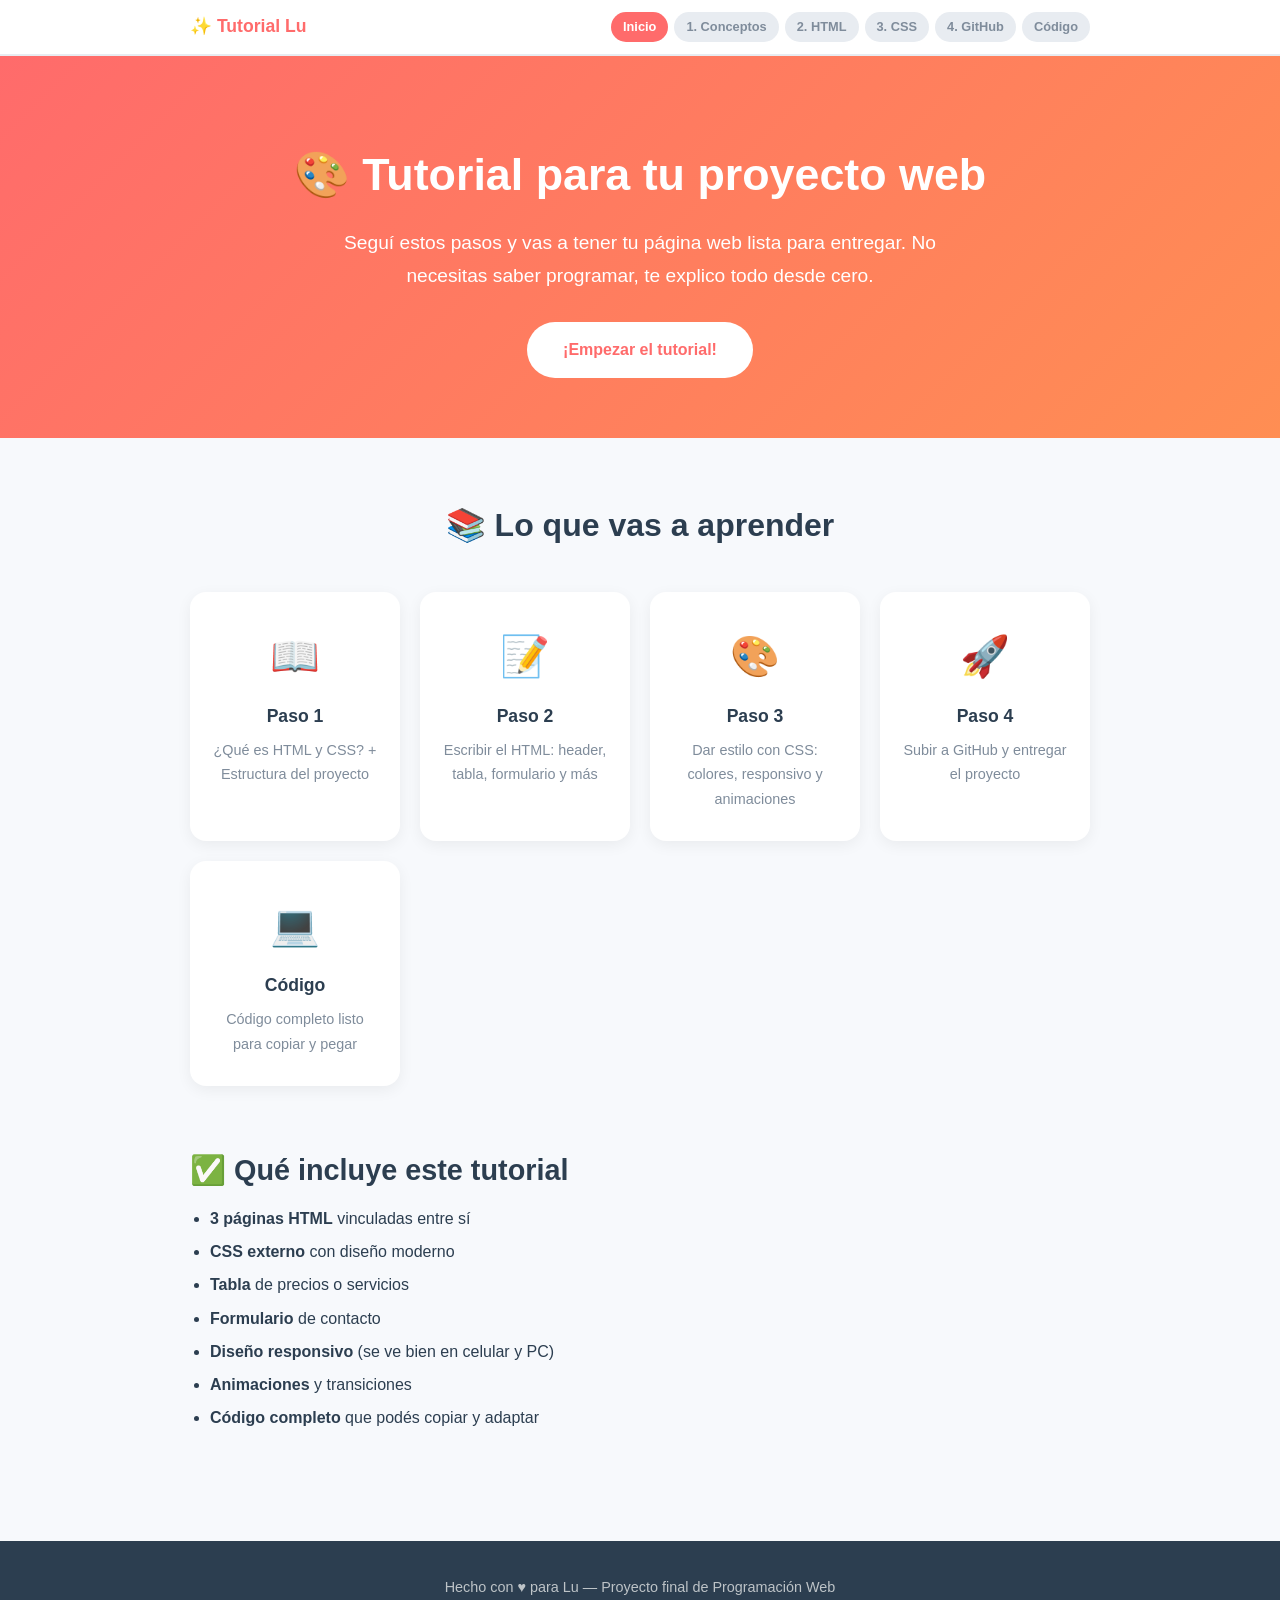
<file: index.html>
<!DOCTYPE html>
<html lang="es">
<head>
    <meta charset="UTF-8">
    <meta name="viewport" content="width=device-width, initial-scale=1.0">
    <title>Tutorial Web para Lu - Inicio</title>
    <link rel="stylesheet" href="css/estilos.css">
</head>
<body>

    <!-- BARRA DE PROGRESO -->
    <div class="barra-progreso">
        <div class="contenedor">
            <a href="index.html" class="logo-tuto">✨ Tutorial Lu</a>
            <div class="pasos">
                <a href="index.html" class="activo">Inicio</a>
                <a href="paso1.html">1. Conceptos</a>
                <a href="paso2.html">2. HTML</a>
                <a href="paso3.html">3. CSS</a>
                <a href="paso4.html">4. GitHub</a>
                <a href="template.html">Código</a>
            </div>
        </div>
    </div>

    <!-- HERO -->
    <section class="hero">
        <div class="contenedor">
            <h1>🎨 Tutorial para tu proyecto web</h1>
            <p>Seguí estos pasos y vas a tener tu página web lista para entregar. No necesitas saber programar, te explico todo desde cero.</p>
            <a href="paso1.html" class="btn">¡Empezar el tutorial!</a>
        </div>
    </section>

    <!-- TEMAS DEL TUTORIAL -->
    <section class="temas">
        <div class="contenedor">
            <h2>📚 Lo que vas a aprender</h2>
            <div class="grid-temas">

                <a href="paso1.html" class="tarjeta-tema">
                    <div class="icono">📖</div>
                    <h3>Paso 1</h3>
                    <p>¿Qué es HTML y CSS? + Estructura del proyecto</p>
                </a>

                <a href="paso2.html" class="tarjeta-tema">
                    <div class="icono">📝</div>
                    <h3>Paso 2</h3>
                    <p>Escribir el HTML: header, tabla, formulario y más</p>
                </a>

                <a href="paso3.html" class="tarjeta-tema">
                    <div class="icono">🎨</div>
                    <h3>Paso 3</h3>
                    <p>Dar estilo con CSS: colores, responsivo y animaciones</p>
                </a>

                <a href="paso4.html" class="tarjeta-tema">
                    <div class="icono">🚀</div>
                    <h3>Paso 4</h3>
                    <p>Subir a GitHub y entregar el proyecto</p>
                </a>

                <a href="template.html" class="tarjeta-tema">
                    <div class="icono">💻</div>
                    <h3>Código</h3>
                    <p>Código completo listo para copiar y pegar</p>
                </a>

            </div>
        </div>
    </section>

    <!-- QUÉ INCLUYE -->
    <section class="seccion" style="padding-top:0">
        <div class="contenedor">
            <h2>✅ Qué incluye este tutorial</h2>
            <ul>
                <li><strong>3 páginas HTML</strong> vinculadas entre sí</li>
                <li><strong>CSS externo</strong> con diseño moderno</li>
                <li><strong>Tabla</strong> de precios o servicios</li>
                <li><strong>Formulario</strong> de contacto</li>
                <li><strong>Diseño responsivo</strong> (se ve bien en celular y PC)</li>
                <li><strong>Animaciones</strong> y transiciones</li>
                <li><strong>Código completo</strong> que podés copiar y adaptar</li>
            </ul>
        </div>
    </section>

    <footer class="footer-tuto">
        <div class="contenedor">
            <p>Hecho con ♥ para Lu — Proyecto final de Programación Web</p>
        </div>
    </footer>

</body>
</html>
</file>
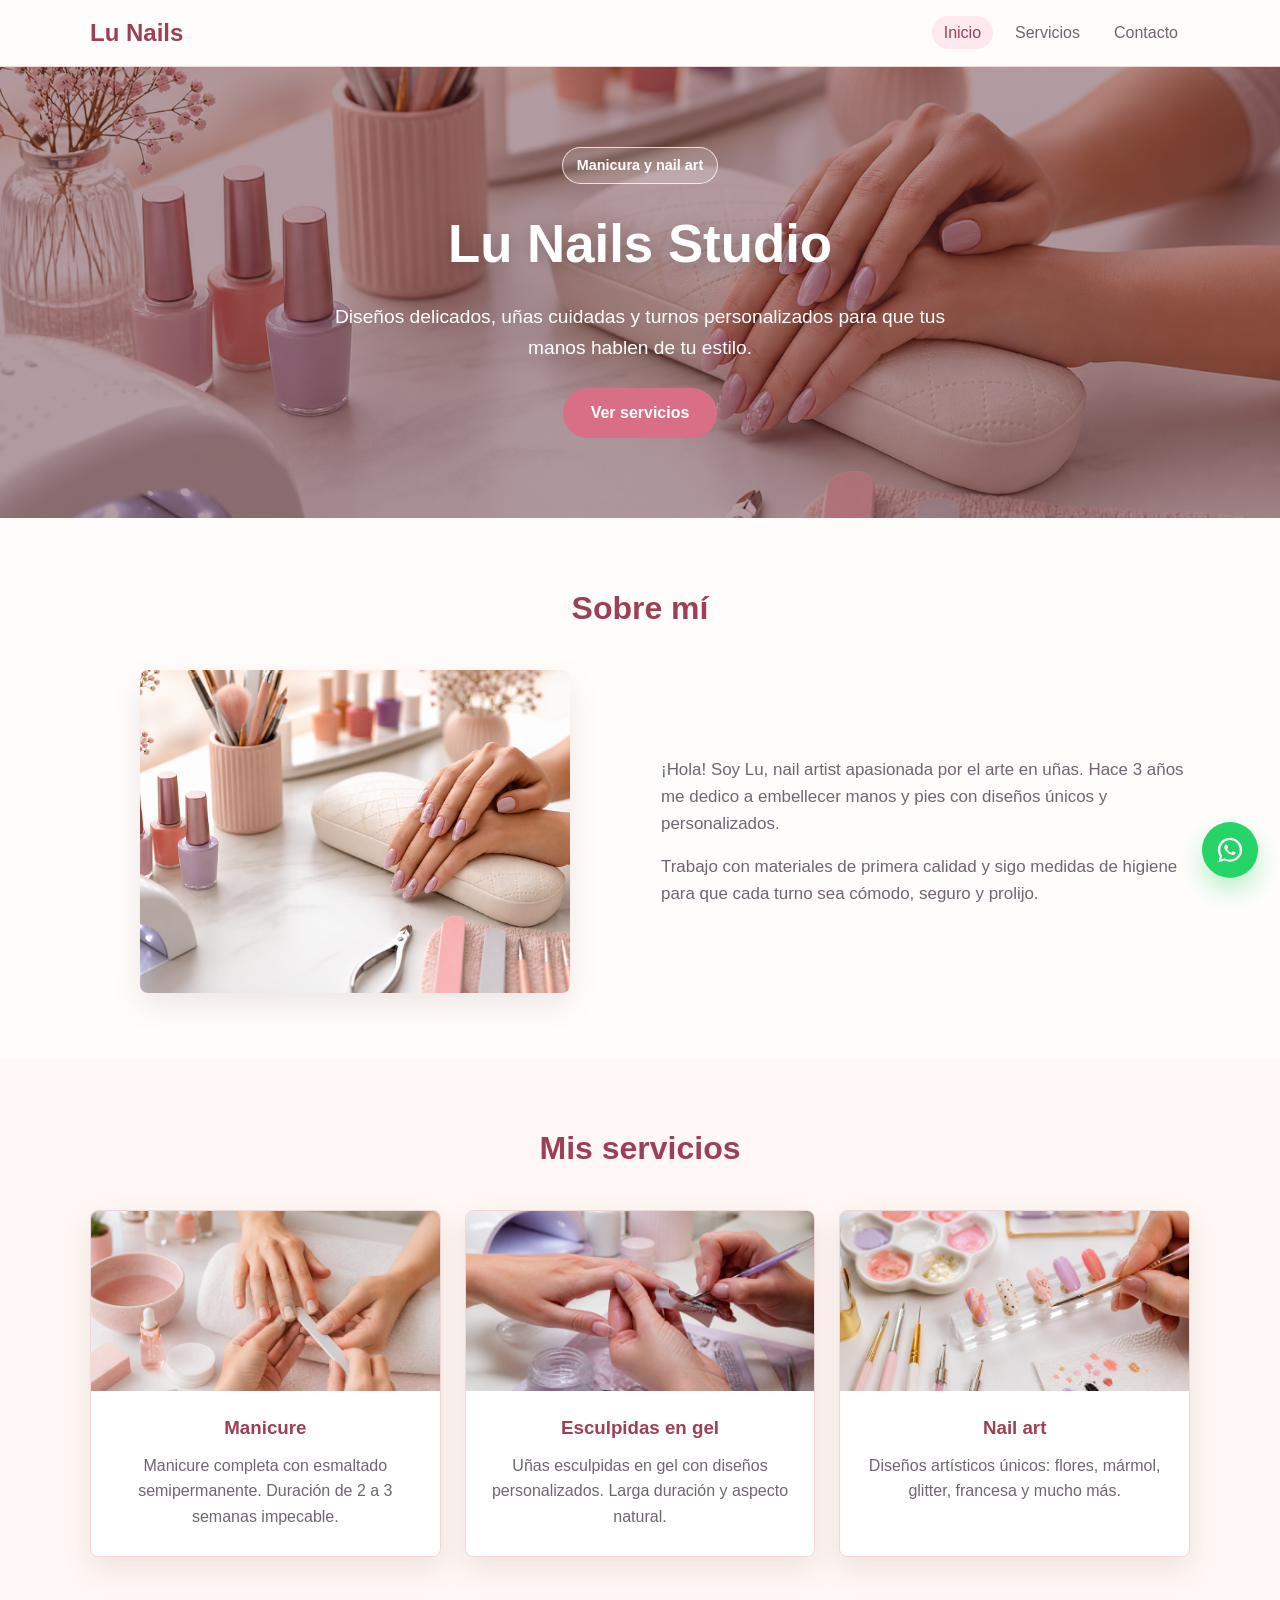
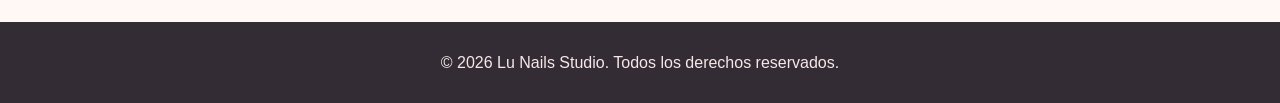
<file: codigo-completo/index.html>
<!DOCTYPE html>
<html lang="es">
<head>
    <meta charset="UTF-8">
    <meta name="viewport" content="width=device-width, initial-scale=1.0">
    <title>Lu Nails Studio - Inicio</title>
    <link rel="stylesheet" href="css/style.css">
</head>
<body>
    <header>
        <div class="contenedor">
            <a href="index.html" class="logo">Lu Nails</a>
            <nav>
                <ul>
                    <li><a href="index.html" class="activo">Inicio</a></li>
                    <li><a href="proyectos.html">Servicios</a></li>
                    <li><a href="contacto.html">Contacto</a></li>
                </ul>
            </nav>
        </div>
    </header>

    <section class="hero">
        <div class="contenedor hero-contenido">
            <span class="etiqueta">Manicura y nail art</span>
            <h1>Lu Nails Studio</h1>
            <p>Diseños delicados, uñas cuidadas y turnos personalizados para que tus manos hablen de tu estilo.</p>
            <a href="proyectos.html" class="btn">Ver servicios</a>
        </div>
    </section>

    <main>
        <section class="seccion">
            <div class="contenedor">
                <h2>Sobre mí</h2>
                <div class="dos-columnas">
                    <div class="columna">
                        <img src="imagenes/studio-lu-nails.png" alt="Mesa de trabajo de Lu Nails Studio" class="img-perfil">
                    </div>
                    <div class="columna texto-destacado">
                        <p>¡Hola! Soy Lu, nail artist apasionada por el arte en uñas. Hace 3 años me dedico a embellecer manos y pies con diseños únicos y personalizados.</p>
                        <p>Trabajo con materiales de primera calidad y sigo medidas de higiene para que cada turno sea cómodo, seguro y prolijo.</p>
                    </div>
                </div>
            </div>
        </section>

        <section class="seccion fondo-claro">
            <div class="contenedor">
                <h2>Mis servicios</h2>
                <div class="tres-columnas">
                    <article class="tarjeta">
                        <img src="imagenes/home-manicure.png" alt="Manicure en proceso con lima y productos de cuidado">
                        <h3>Manicure</h3>
                        <p>Manicure completa con esmaltado semipermanente. Duración de 2 a 3 semanas impecable.</p>
                    </article>
                    <article class="tarjeta">
                        <img src="imagenes/home-esculpidas.png" alt="Aplicación de uñas esculpidas en gel">
                        <h3>Esculpidas en gel</h3>
                        <p>Uñas esculpidas en gel con diseños personalizados. Larga duración y aspecto natural.</p>
                    </article>
                    <article class="tarjeta">
                        <img src="imagenes/home-nail-art.png" alt="Proceso creativo de nail art con pinceles y muestras">
                        <h3>Nail art</h3>
                        <p>Diseños artísticos únicos: flores, mármol, glitter, francesa y mucho más.</p>
                    </article>
                </div>
            </div>
        </section>
    </main>

    <footer>
        <div class="contenedor">
            <p>&copy; 2026 Lu Nails Studio. Todos los derechos reservados.</p>
        </div>
    </footer>

    <a href="https://wa.me/5491112345678" class="btn-whatsapp" target="_blank" rel="noopener" aria-label="Enviar mensaje por WhatsApp">
        <svg viewBox="0 0 32 32" aria-hidden="true">
            <path d="M16 3C8.83 3 3 8.71 3 15.73c0 2.45.72 4.82 2.08 6.88L3.71 29 10.3 27.3A13.2 13.2 0 0 0 16 28.45c7.17 0 13-5.71 13-12.72S23.17 3 16 3Zm0 23.25c-1.79 0-3.54-.45-5.08-1.29l-.36-.2-3.9 1.01.81-3.79-.24-.39a10.36 10.36 0 0 1-1.6-5.86C5.63 9.93 10.28 5.2 16 5.2s10.37 4.73 10.37 10.53S21.72 26.25 16 26.25Zm5.66-7.84c-.31-.15-1.84-.89-2.12-.99-.28-.1-.49-.15-.69.15-.2.3-.79.99-.97 1.19-.18.2-.36.22-.67.07-.31-.15-1.31-.47-2.49-1.51-.92-.8-1.54-1.79-1.72-2.09-.18-.3-.02-.47.14-.62.14-.14.31-.36.46-.54.15-.18.2-.3.31-.5.1-.2.05-.37-.03-.52-.08-.15-.69-1.63-.95-2.23-.25-.58-.5-.5-.69-.51h-.59c-.2 0-.52.07-.79.37-.28.3-1.03 1-1.03 2.43 0 1.44 1.07 2.82 1.21 3.02.15.2 2.1 3.15 5.09 4.42.71.3 1.27.48 1.7.61.71.22 1.36.19 1.87.12.57-.08 1.84-.74 2.1-1.46.26-.72.26-1.34.18-1.46-.08-.13-.28-.2-.59-.35Z"/>
        </svg>
    </a>
</body>
</html>
</file>
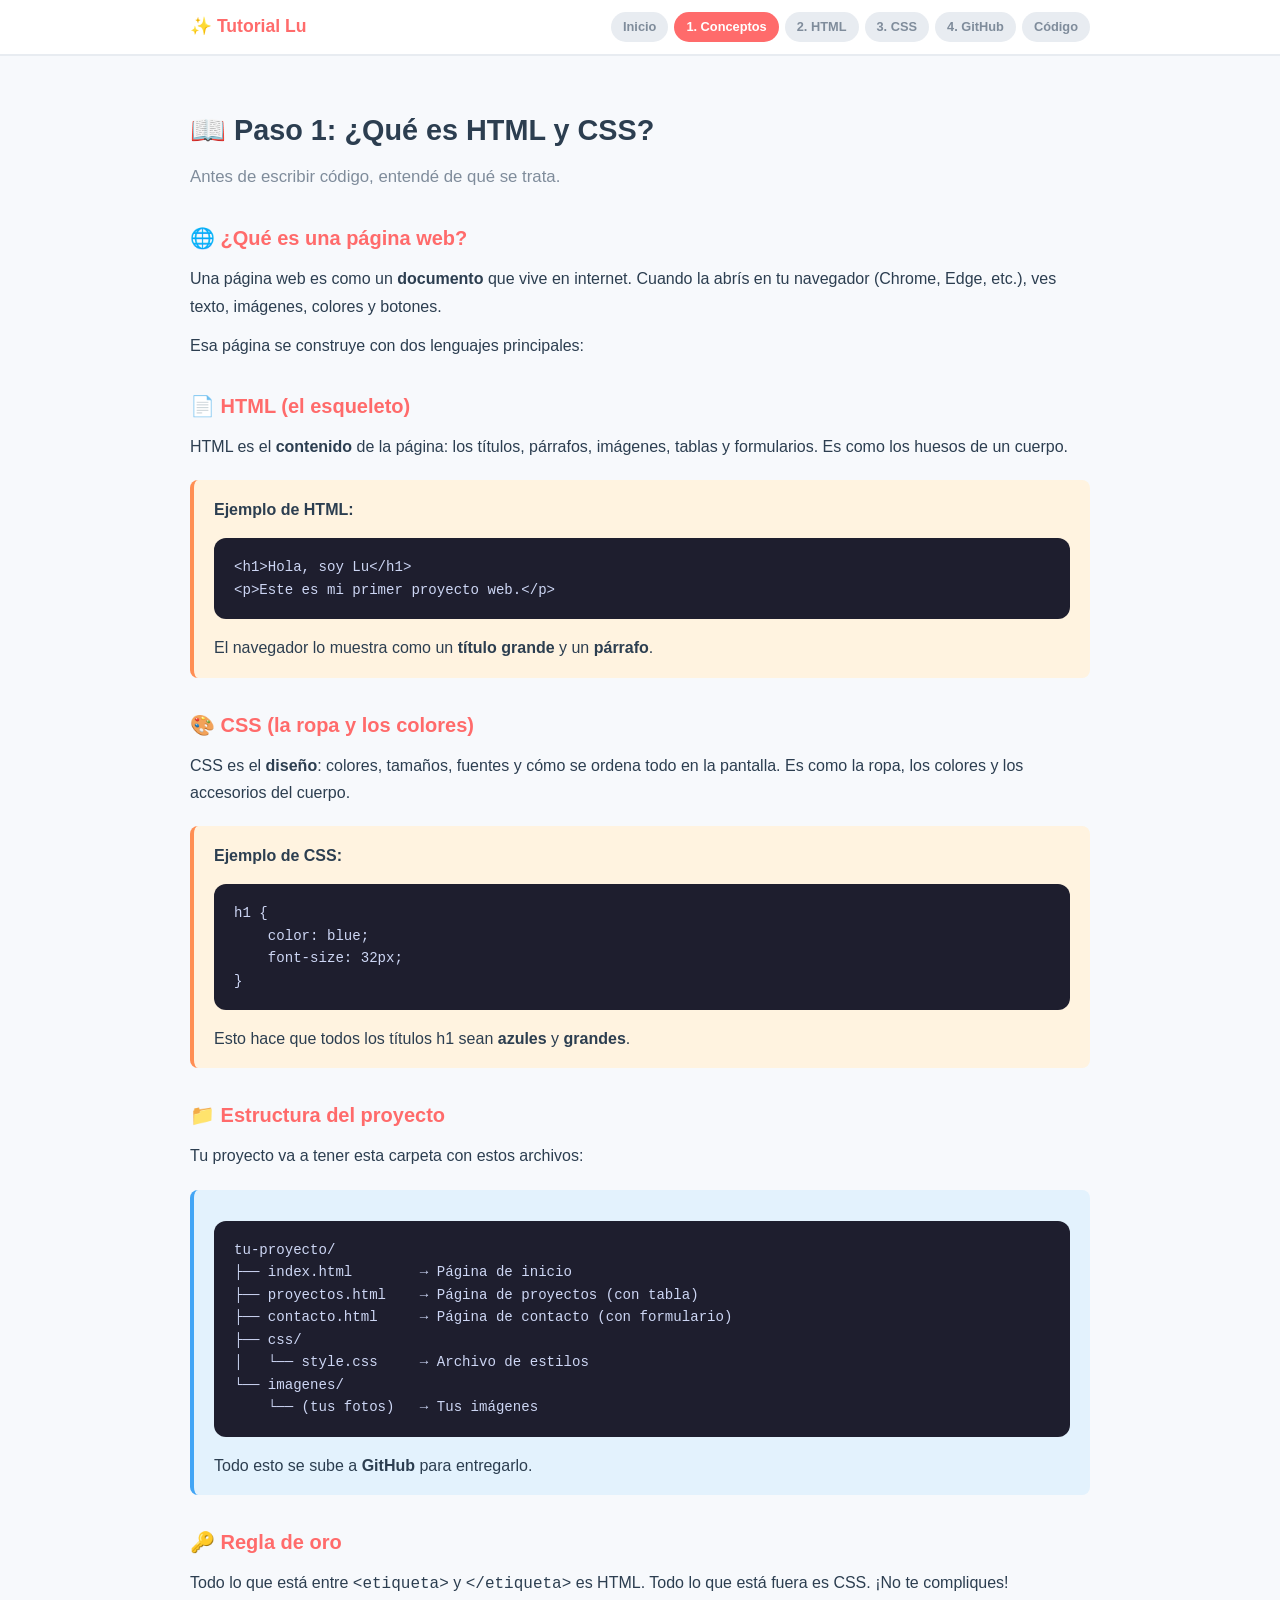
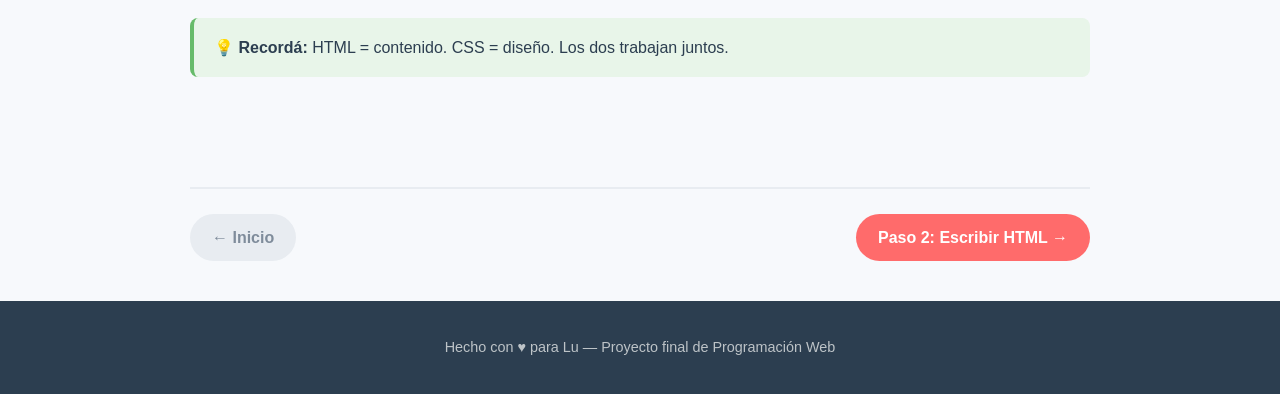
<file: paso1.html>
<!DOCTYPE html>
<html lang="es">
<head>
    <meta charset="UTF-8">
    <meta name="viewport" content="width=device-width, initial-scale=1.0">
    <title>Paso 1 - ¿Qué es HTML y CSS?</title>
    <link rel="stylesheet" href="css/estilos.css">
</head>
<body>

    <div class="barra-progreso">
        <div class="contenedor">
            <a href="index.html" class="logo-tuto">✨ Tutorial Lu</a>
            <div class="pasos">
                <a href="index.html">Inicio</a>
                <a href="paso1.html" class="activo">1. Conceptos</a>
                <a href="paso2.html">2. HTML</a>
                <a href="paso3.html">3. CSS</a>
                <a href="paso4.html">4. GitHub</a>
                <a href="template.html">Código</a>
            </div>
        </div>
    </div>

    <section class="seccion">
        <div class="contenedor">

            <h2>📖 Paso 1: ¿Qué es HTML y CSS?</h2>
            <p class="subtitulo">Antes de escribir código, entendé de qué se trata.</p>

            <h3>🌐 ¿Qué es una página web?</h3>
            <p>Una página web es como un <strong>documento</strong> que vive en internet. Cuando la abrís en tu navegador (Chrome, Edge, etc.), ves texto, imágenes, colores y botones.</p>
            <p>Esa página se construye con dos lenguajes principales:</p>

            <h3>📄 HTML (el esqueleto)</h3>
            <p>HTML es el <strong>contenido</strong> de la página: los títulos, párrafos, imágenes, tablas y formularios. Es como los huesos de un cuerpo.</p>

            <div class="destacado">
                <strong>Ejemplo de HTML:</strong>
<pre><code>&lt;h1&gt;Hola, soy Lu&lt;/h1&gt;
&lt;p&gt;Este es mi primer proyecto web.&lt;/p&gt;</code></pre>
                <p style="margin:0">El navegador lo muestra como un <strong>título grande</strong> y un <strong>párrafo</strong>.</p>
            </div>

            <h3>🎨 CSS (la ropa y los colores)</h3>
            <p>CSS es el <strong>diseño</strong>: colores, tamaños, fuentes y cómo se ordena todo en la pantalla. Es como la ropa, los colores y los accesorios del cuerpo.</p>

            <div class="destacado">
                <strong>Ejemplo de CSS:</strong>
<pre><code>h1 {
    color: blue;
    font-size: 32px;
}</code></pre>
                <p style="margin:0">Esto hace que todos los títulos h1 sean <strong>azules</strong> y <strong>grandes</strong>.</p>
            </div>

            <h3>📁 Estructura del proyecto</h3>
            <p>Tu proyecto va a tener esta carpeta con estos archivos:</p>

            <div class="destacado info">
<pre><code>tu-proyecto/
├── index.html        → Página de inicio
├── proyectos.html    → Página de proyectos (con tabla)
├── contacto.html     → Página de contacto (con formulario)
├── css/
│   └── style.css     → Archivo de estilos
└── imagenes/
    └── (tus fotos)   → Tus imágenes</code></pre>
                <p style="margin:0">Todo esto se sube a <strong>GitHub</strong> para entregarlo.</p>
            </div>

            <h3>🔑 Regla de oro</h3>
            <p>Todo lo que está entre <code>&lt;etiqueta&gt;</code> y <code>&lt;/etiqueta&gt;</code> es HTML. Todo lo que está fuera es CSS. ¡No te compliques!</p>

            <div class="destacado exito">
                <strong>💡 Recordá:</strong> HTML = contenido. CSS = diseño. Los dos trabajan juntos.
            </div>

        </div>
    </section>

    <div class="contenedor">
        <div class="nav-paginas">
            <a href="index.html" class="anterior">← Inicio</a>
            <a href="paso2.html" class="siguiente">Paso 2: Escribir HTML →</a>
        </div>
    </div>

    <footer class="footer-tuto">
        <div class="contenedor">
            <p>Hecho con ♥ para Lu — Proyecto final de Programación Web</p>
        </div>
    </footer>

</body>
</html>
</file>
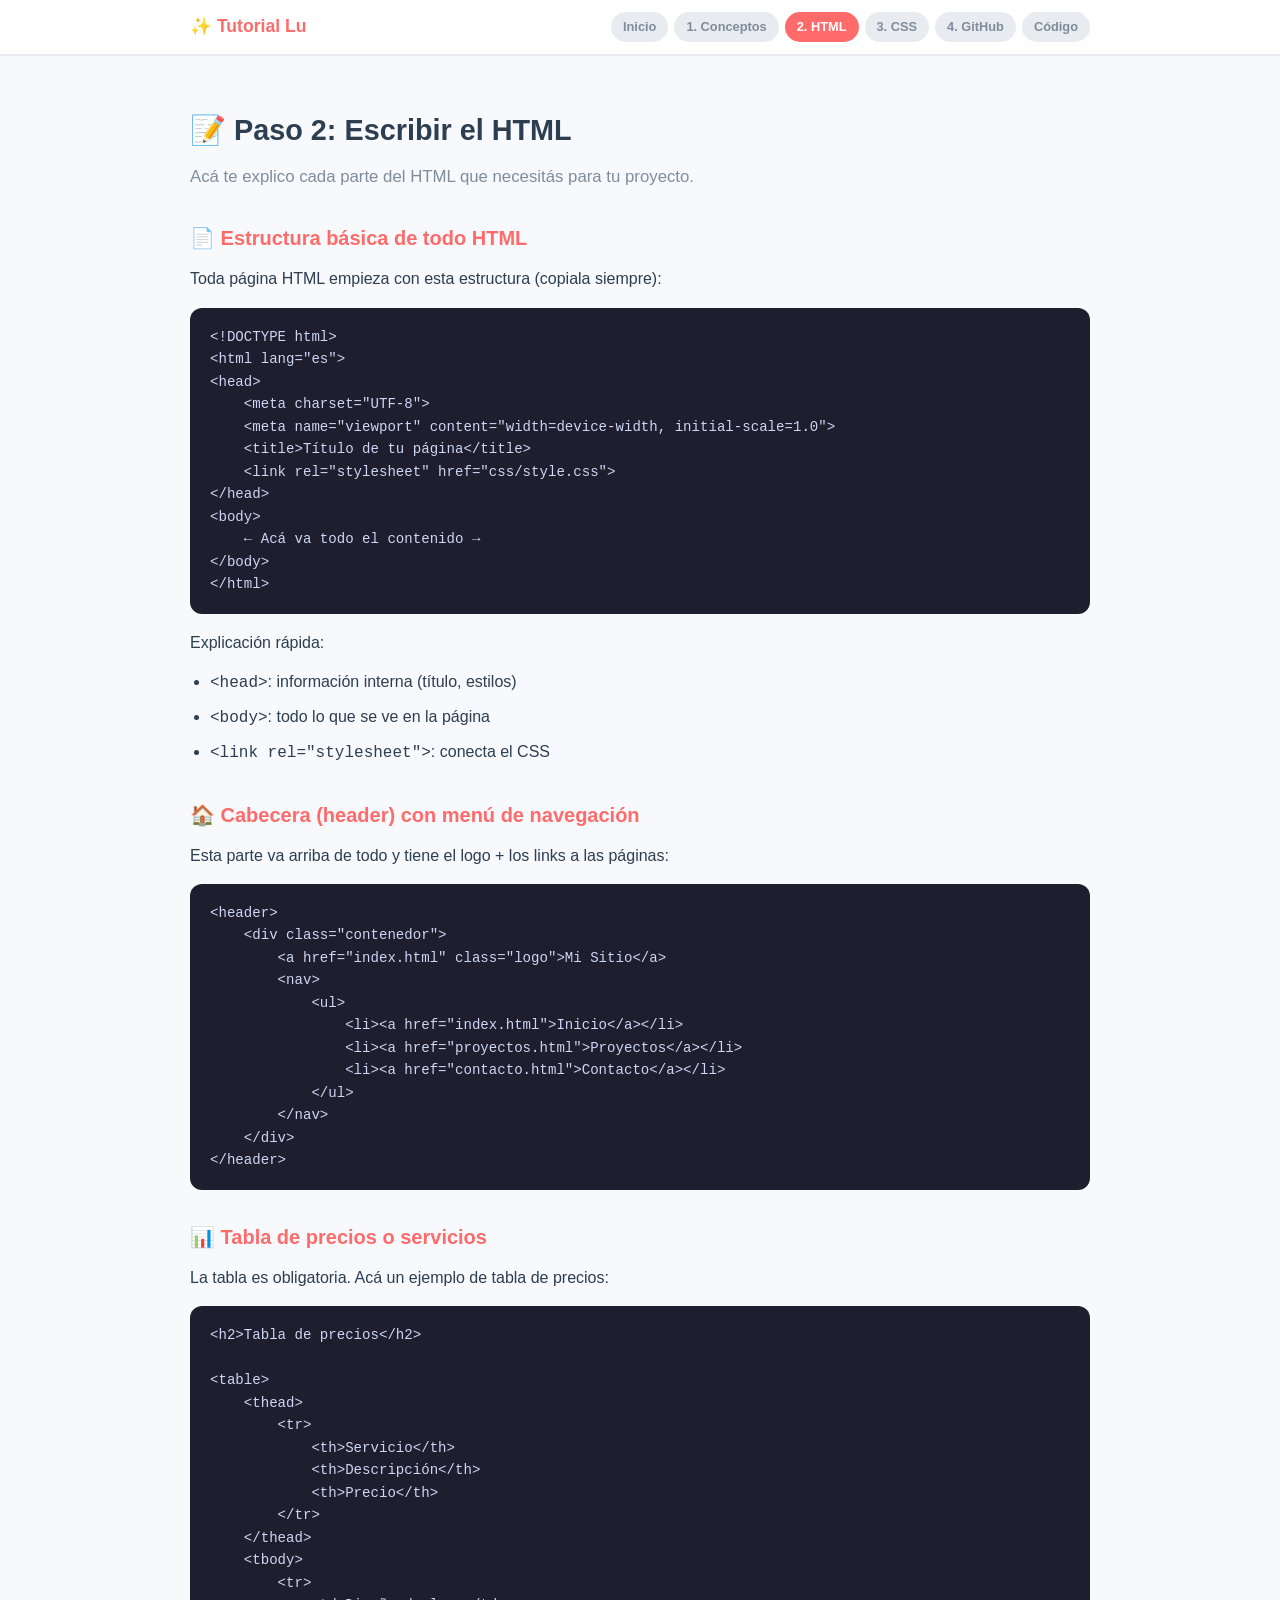
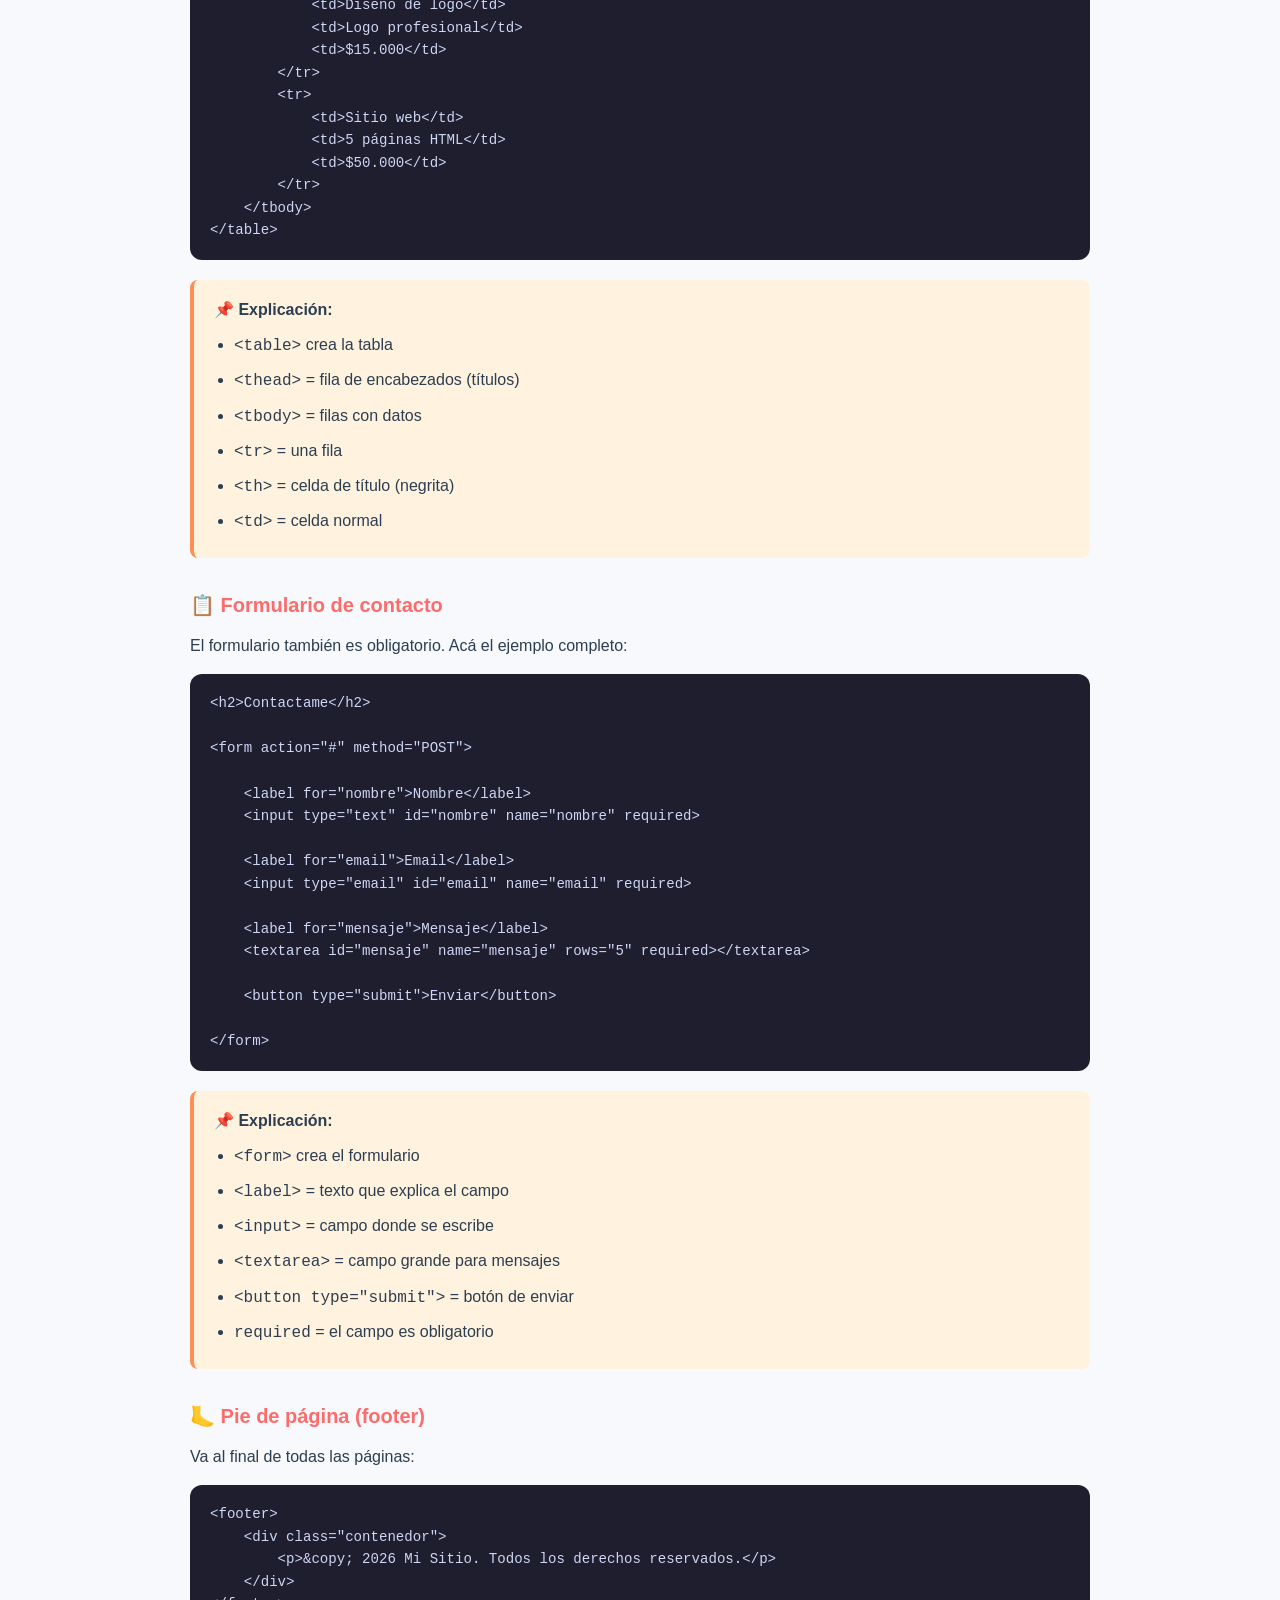
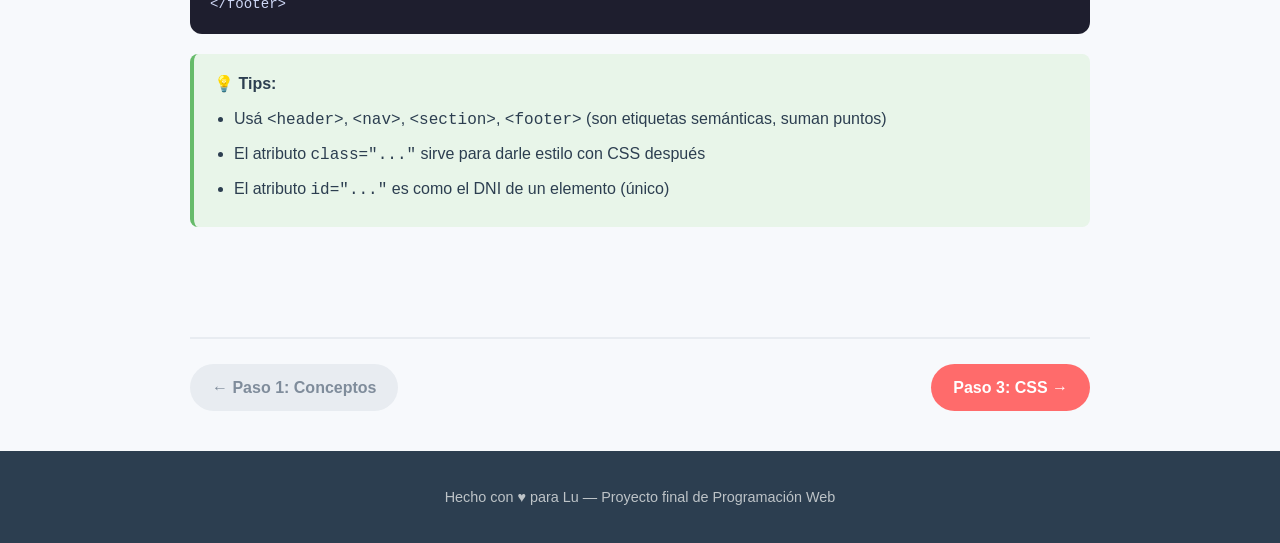
<file: paso2.html>
<!DOCTYPE html>
<html lang="es">
<head>
    <meta charset="UTF-8">
    <meta name="viewport" content="width=device-width, initial-scale=1.0">
    <title>Paso 2 - Escribir HTML</title>
    <link rel="stylesheet" href="css/estilos.css">
</head>
<body>

    <div class="barra-progreso">
        <div class="contenedor">
            <a href="index.html" class="logo-tuto">✨ Tutorial Lu</a>
            <div class="pasos">
                <a href="index.html">Inicio</a>
                <a href="paso1.html">1. Conceptos</a>
                <a href="paso2.html" class="activo">2. HTML</a>
                <a href="paso3.html">3. CSS</a>
                <a href="paso4.html">4. GitHub</a>
                <a href="template.html">Código</a>
            </div>
        </div>
    </div>

    <section class="seccion">
        <div class="contenedor">

            <h2>📝 Paso 2: Escribir el HTML</h2>
            <p class="subtitulo">Acá te explico cada parte del HTML que necesitás para tu proyecto.</p>

            <h3>📄 Estructura básica de todo HTML</h3>
            <p>Toda página HTML empieza con esta estructura (copiala siempre):</p>
<pre><code>&lt;!DOCTYPE html&gt;
&lt;html lang="es"&gt;
&lt;head&gt;
    &lt;meta charset="UTF-8"&gt;
    &lt;meta name="viewport" content="width=device-width, initial-scale=1.0"&gt;
    &lt;title&gt;Título de tu página&lt;/title&gt;
    &lt;link rel="stylesheet" href="css/style.css"&gt;
&lt;/head&gt;
&lt;body&gt;
    ← Acá va todo el contenido →
&lt;/body&gt;
&lt;/html&gt;</code></pre>

            <p>Explicación rápida:</p>
            <ul>
                <li><code>&lt;head&gt;</code>: información interna (título, estilos)</li>
                <li><code>&lt;body&gt;</code>: todo lo que se ve en la página</li>
                <li><code>&lt;link rel="stylesheet"&gt;</code>: conecta el CSS</li>
            </ul>

            <h3>🏠 Cabecera (header) con menú de navegación</h3>
            <p>Esta parte va arriba de todo y tiene el logo + los links a las páginas:</p>
<pre><code>&lt;header&gt;
    &lt;div class="contenedor"&gt;
        &lt;a href="index.html" class="logo"&gt;Mi Sitio&lt;/a&gt;
        &lt;nav&gt;
            &lt;ul&gt;
                &lt;li&gt;&lt;a href="index.html"&gt;Inicio&lt;/a&gt;&lt;/li&gt;
                &lt;li&gt;&lt;a href="proyectos.html"&gt;Proyectos&lt;/a&gt;&lt;/li&gt;
                &lt;li&gt;&lt;a href="contacto.html"&gt;Contacto&lt;/a&gt;&lt;/li&gt;
            &lt;/ul&gt;
        &lt;/nav&gt;
    &lt;/div&gt;
&lt;/header&gt;</code></pre>

            <h3>📊 Tabla de precios o servicios</h3>
            <p>La tabla es obligatoria. Acá un ejemplo de tabla de precios:</p>
<pre><code>&lt;h2&gt;Tabla de precios&lt;/h2&gt;

&lt;table&gt;
    &lt;thead&gt;
        &lt;tr&gt;
            &lt;th&gt;Servicio&lt;/th&gt;
            &lt;th&gt;Descripción&lt;/th&gt;
            &lt;th&gt;Precio&lt;/th&gt;
        &lt;/tr&gt;
    &lt;/thead&gt;
    &lt;tbody&gt;
        &lt;tr&gt;
            &lt;td&gt;Diseño de logo&lt;/td&gt;
            &lt;td&gt;Logo profesional&lt;/td&gt;
            &lt;td&gt;$15.000&lt;/td&gt;
        &lt;/tr&gt;
        &lt;tr&gt;
            &lt;td&gt;Sitio web&lt;/td&gt;
            &lt;td&gt;5 páginas HTML&lt;/td&gt;
            &lt;td&gt;$50.000&lt;/td&gt;
        &lt;/tr&gt;
    &lt;/tbody&gt;
&lt;/table&gt;</code></pre>

            <div class="destacado">
                <strong>📌 Explicación:</strong>
                <ul style="margin:8px 0 0 20px">
                    <li><code>&lt;table&gt;</code> crea la tabla</li>
                    <li><code>&lt;thead&gt;</code> = fila de encabezados (títulos)</li>
                    <li><code>&lt;tbody&gt;</code> = filas con datos</li>
                    <li><code>&lt;tr&gt;</code> = una fila</li>
                    <li><code>&lt;th&gt;</code> = celda de título (negrita)</li>
                    <li><code>&lt;td&gt;</code> = celda normal</li>
                </ul>
            </div>

            <h3>📋 Formulario de contacto</h3>
            <p>El formulario también es obligatorio. Acá el ejemplo completo:</p>
<pre><code>&lt;h2&gt;Contactame&lt;/h2&gt;

&lt;form action="#" method="POST"&gt;

    &lt;label for="nombre"&gt;Nombre&lt;/label&gt;
    &lt;input type="text" id="nombre" name="nombre" required&gt;

    &lt;label for="email"&gt;Email&lt;/label&gt;
    &lt;input type="email" id="email" name="email" required&gt;

    &lt;label for="mensaje"&gt;Mensaje&lt;/label&gt;
    &lt;textarea id="mensaje" name="mensaje" rows="5" required&gt;&lt;/textarea&gt;

    &lt;button type="submit"&gt;Enviar&lt;/button&gt;

&lt;/form&gt;</code></pre>

            <div class="destacado">
                <strong>📌 Explicación:</strong>
                <ul style="margin:8px 0 0 20px">
                    <li><code>&lt;form&gt;</code> crea el formulario</li>
                    <li><code>&lt;label&gt;</code> = texto que explica el campo</li>
                    <li><code>&lt;input&gt;</code> = campo donde se escribe</li>
                    <li><code>&lt;textarea&gt;</code> = campo grande para mensajes</li>
                    <li><code>&lt;button type="submit"&gt;</code> = botón de enviar</li>
                    <li><code>required</code> = el campo es obligatorio</li>
                </ul>
            </div>

            <h3>🦶 Pie de página (footer)</h3>
            <p>Va al final de todas las páginas:</p>
<pre><code>&lt;footer&gt;
    &lt;div class="contenedor"&gt;
        &lt;p&gt;&amp;copy; 2026 Mi Sitio. Todos los derechos reservados.&lt;/p&gt;
    &lt;/div&gt;
&lt;/footer&gt;</code></pre>

            <div class="destacado exito">
                <strong>💡 Tips:</strong>
                <ul style="margin:8px 0 0 20px">
                    <li>Usá <code>&lt;header&gt;</code>, <code>&lt;nav&gt;</code>, <code>&lt;section&gt;</code>, <code>&lt;footer&gt;</code> (son etiquetas semánticas, suman puntos)</li>
                    <li>El atributo <code>class="..."</code> sirve para darle estilo con CSS después</li>
                    <li>El atributo <code>id="..."</code> es como el DNI de un elemento (único)</li>
                </ul>
            </div>

        </div>
    </section>

    <div class="contenedor">
        <div class="nav-paginas">
            <a href="paso1.html" class="anterior">← Paso 1: Conceptos</a>
            <a href="paso3.html" class="siguiente">Paso 3: CSS →</a>
        </div>
    </div>

    <footer class="footer-tuto">
        <div class="contenedor">
            <p>Hecho con ♥ para Lu — Proyecto final de Programación Web</p>
        </div>
    </footer>

</body>
</html>
</file>
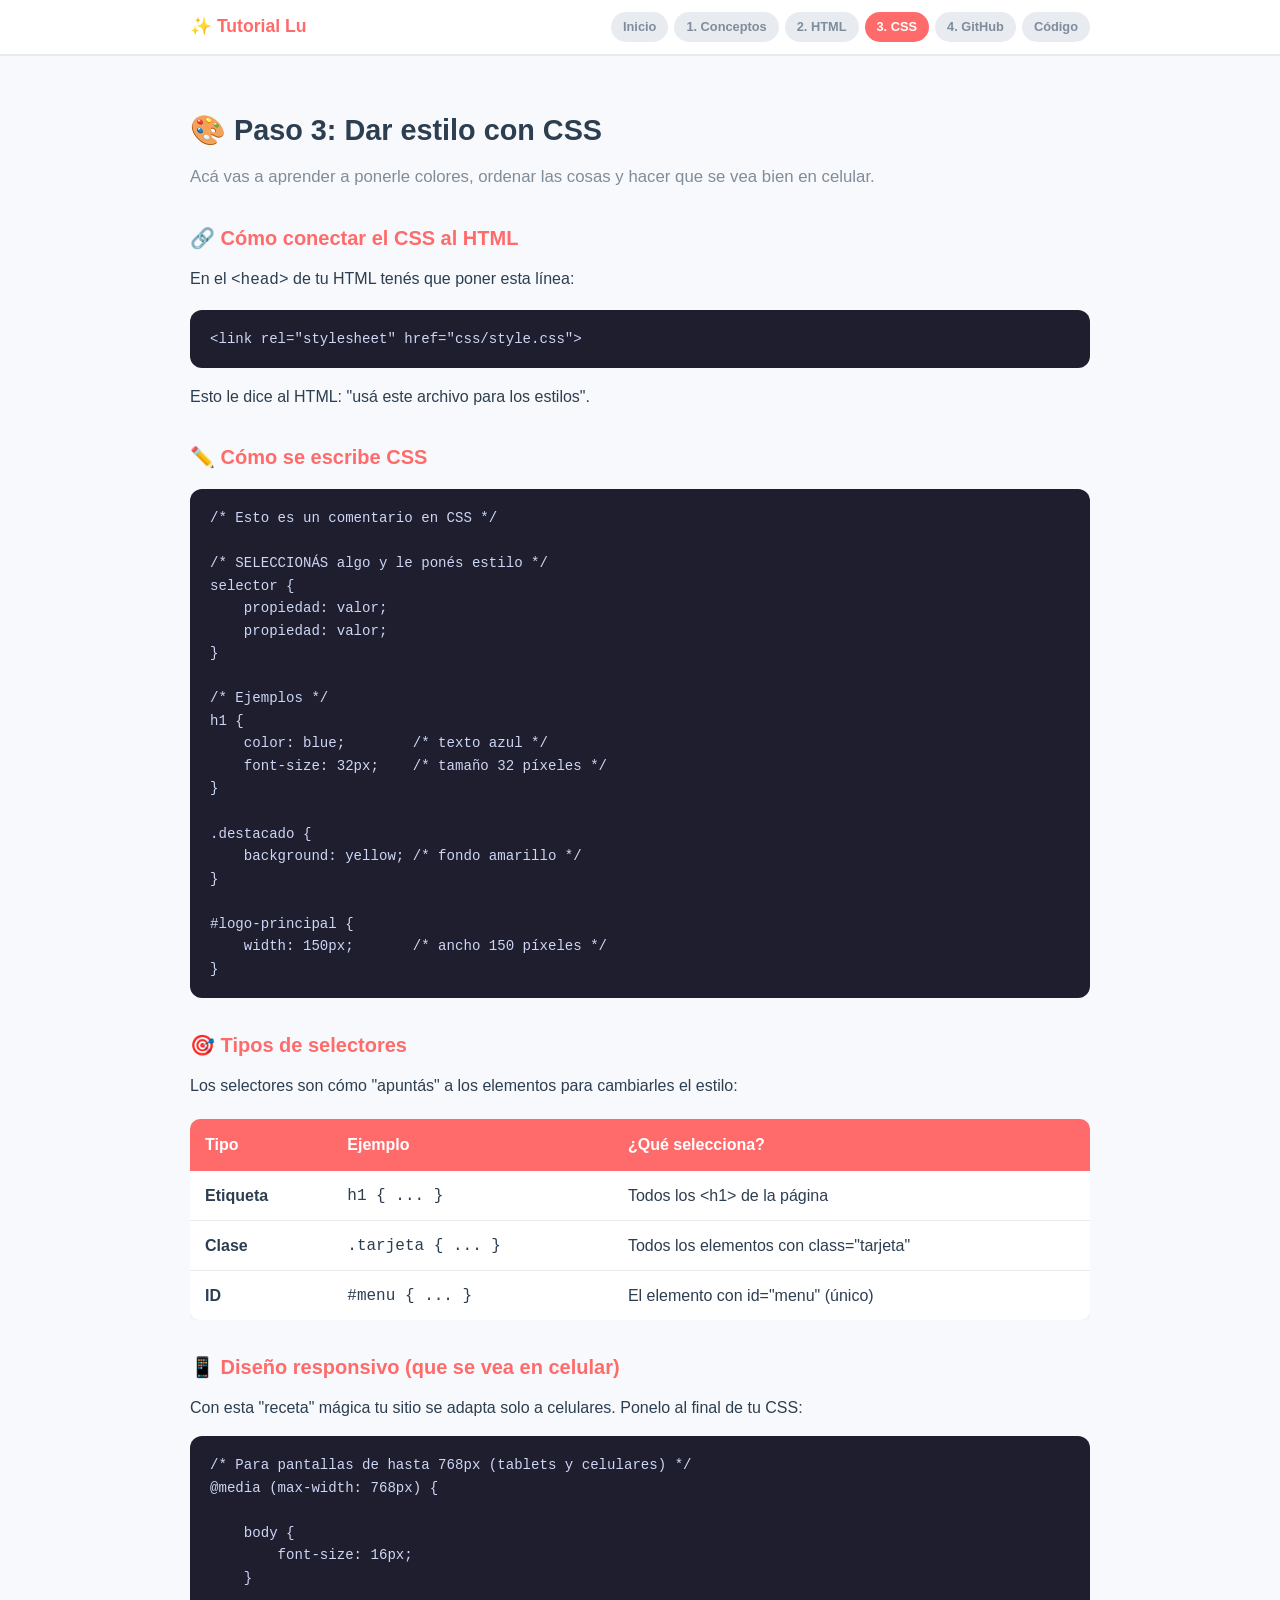
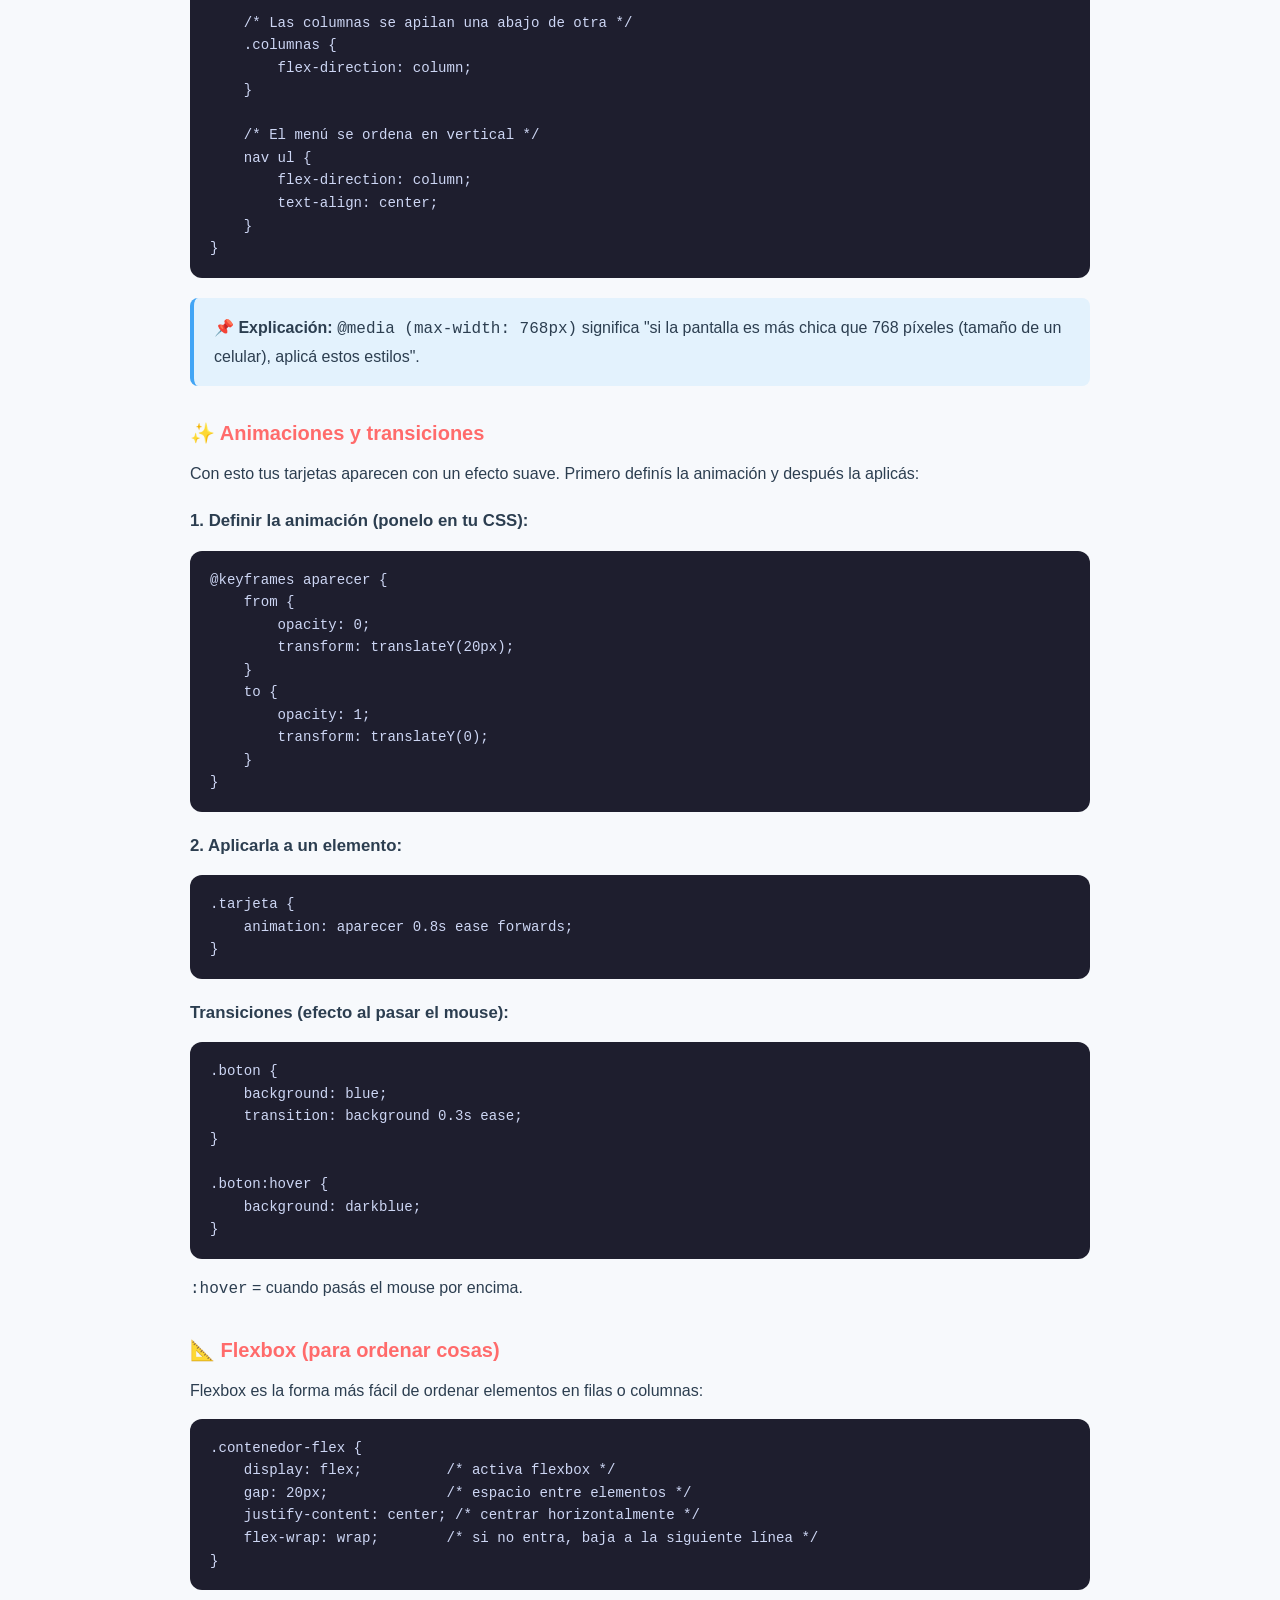
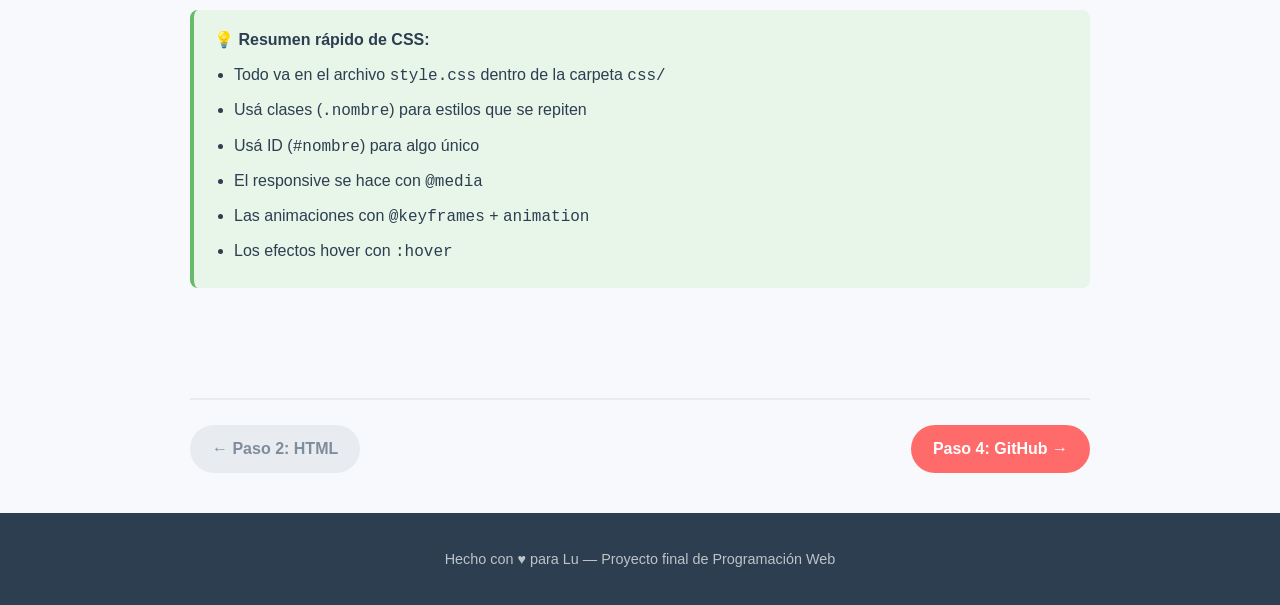
<file: paso3.html>
<!DOCTYPE html>
<html lang="es">
<head>
    <meta charset="UTF-8">
    <meta name="viewport" content="width=device-width, initial-scale=1.0">
    <title>Paso 3 - CSS: Estilos</title>
    <link rel="stylesheet" href="css/estilos.css">
</head>
<body>

    <div class="barra-progreso">
        <div class="contenedor">
            <a href="index.html" class="logo-tuto">✨ Tutorial Lu</a>
            <div class="pasos">
                <a href="index.html">Inicio</a>
                <a href="paso1.html">1. Conceptos</a>
                <a href="paso2.html">2. HTML</a>
                <a href="paso3.html" class="activo">3. CSS</a>
                <a href="paso4.html">4. GitHub</a>
                <a href="template.html">Código</a>
            </div>
        </div>
    </div>

    <section class="seccion">
        <div class="contenedor">

            <h2>🎨 Paso 3: Dar estilo con CSS</h2>
            <p class="subtitulo">Acá vas a aprender a ponerle colores, ordenar las cosas y hacer que se vea bien en celular.</p>

            <h3>🔗 Cómo conectar el CSS al HTML</h3>
            <p>En el <code>&lt;head&gt;</code> de tu HTML tenés que poner esta línea:</p>
<pre><code>&lt;link rel="stylesheet" href="css/style.css"&gt;</code></pre>
            <p>Esto le dice al HTML: "usá este archivo para los estilos".</p>

            <h3>✏️ Cómo se escribe CSS</h3>
<pre><code>/* Esto es un comentario en CSS */

/* SELECCIONÁS algo y le ponés estilo */
selector {
    propiedad: valor;
    propiedad: valor;
}

/* Ejemplos */
h1 {
    color: blue;        /* texto azul */
    font-size: 32px;    /* tamaño 32 píxeles */
}

.destacado {
    background: yellow; /* fondo amarillo */
}

#logo-principal {
    width: 150px;       /* ancho 150 píxeles */
}</code></pre>

            <h3>🎯 Tipos de selectores</h3>
            <p>Los selectores son cómo "apuntás" a los elementos para cambiarles el estilo:</p>

            <div class="tabla-wrapper">
                <table>
                    <thead>
                        <tr>
                            <th>Tipo</th>
                            <th>Ejemplo</th>
                            <th>¿Qué selecciona?</th>
                        </tr>
                    </thead>
                    <tbody>
                        <tr>
                            <td><strong>Etiqueta</strong></td>
                            <td><code>h1 { ... }</code></td>
                            <td>Todos los &lt;h1&gt; de la página</td>
                        </tr>
                        <tr>
                            <td><strong>Clase</strong></td>
                            <td><code>.tarjeta { ... }</code></td>
                            <td>Todos los elementos con class="tarjeta"</td>
                        </tr>
                        <tr>
                            <td><strong>ID</strong></td>
                            <td><code>#menu { ... }</code></td>
                            <td>El elemento con id="menu" (único)</td>
                        </tr>
                    </tbody>
                </table>
            </div>

            <h3>📱 Diseño responsivo (que se vea en celular)</h3>
            <p>Con esta "receta" mágica tu sitio se adapta solo a celulares. Ponelo al final de tu CSS:</p>
<pre><code>/* Para pantallas de hasta 768px (tablets y celulares) */
@media (max-width: 768px) {

    body {
        font-size: 16px;
    }

    /* Las columnas se apilan una abajo de otra */
    .columnas {
        flex-direction: column;
    }

    /* El menú se ordena en vertical */
    nav ul {
        flex-direction: column;
        text-align: center;
    }
}</code></pre>

            <div class="destacado info">
                <strong>📌 Explicación:</strong> <code>@media (max-width: 768px)</code> significa "si la pantalla es más chica que 768 píxeles (tamaño de un celular), aplicá estos estilos".
            </div>

            <h3>✨ Animaciones y transiciones</h3>
            <p>Con esto tus tarjetas aparecen con un efecto suave. Primero definís la animación y después la aplicás:</p>

            <h4>1. Definir la animación (ponelo en tu CSS):</h4>
<pre><code>@keyframes aparecer {
    from {
        opacity: 0;
        transform: translateY(20px);
    }
    to {
        opacity: 1;
        transform: translateY(0);
    }
}</code></pre>

            <h4>2. Aplicarla a un elemento:</h4>
<pre><code>.tarjeta {
    animation: aparecer 0.8s ease forwards;
}</code></pre>

            <h4>Transiciones (efecto al pasar el mouse):</h4>
<pre><code>.boton {
    background: blue;
    transition: background 0.3s ease;
}

.boton:hover {
    background: darkblue;
}</code></pre>
            <p><code>:hover</code> = cuando pasás el mouse por encima.</p>

            <h3>📐 Flexbox (para ordenar cosas)</h3>
            <p>Flexbox es la forma más fácil de ordenar elementos en filas o columnas:</p>
<pre><code>.contenedor-flex {
    display: flex;          /* activa flexbox */
    gap: 20px;              /* espacio entre elementos */
    justify-content: center; /* centrar horizontalmente */
    flex-wrap: wrap;        /* si no entra, baja a la siguiente línea */
}</code></pre>

            <div class="destacado exito">
                <strong>💡 Resumen rápido de CSS:</strong>
                <ul style="margin:8px 0 0 20px">
                    <li>Todo va en el archivo <code>style.css</code> dentro de la carpeta <code>css/</code></li>
                    <li>Usá clases (<code>.nombre</code>) para estilos que se repiten</li>
                    <li>Usá ID (<code>#nombre</code>) para algo único</li>
                    <li>El responsive se hace con <code>@media</code></li>
                    <li>Las animaciones con <code>@keyframes</code> + <code>animation</code></li>
                    <li>Los efectos hover con <code>:hover</code></li>
                </ul>
            </div>

        </div>
    </section>

    <div class="contenedor">
        <div class="nav-paginas">
            <a href="paso2.html" class="anterior">← Paso 2: HTML</a>
            <a href="paso4.html" class="siguiente">Paso 4: GitHub →</a>
        </div>
    </div>

    <footer class="footer-tuto">
        <div class="contenedor">
            <p>Hecho con ♥ para Lu — Proyecto final de Programación Web</p>
        </div>
    </footer>

</body>
</html>
</file>
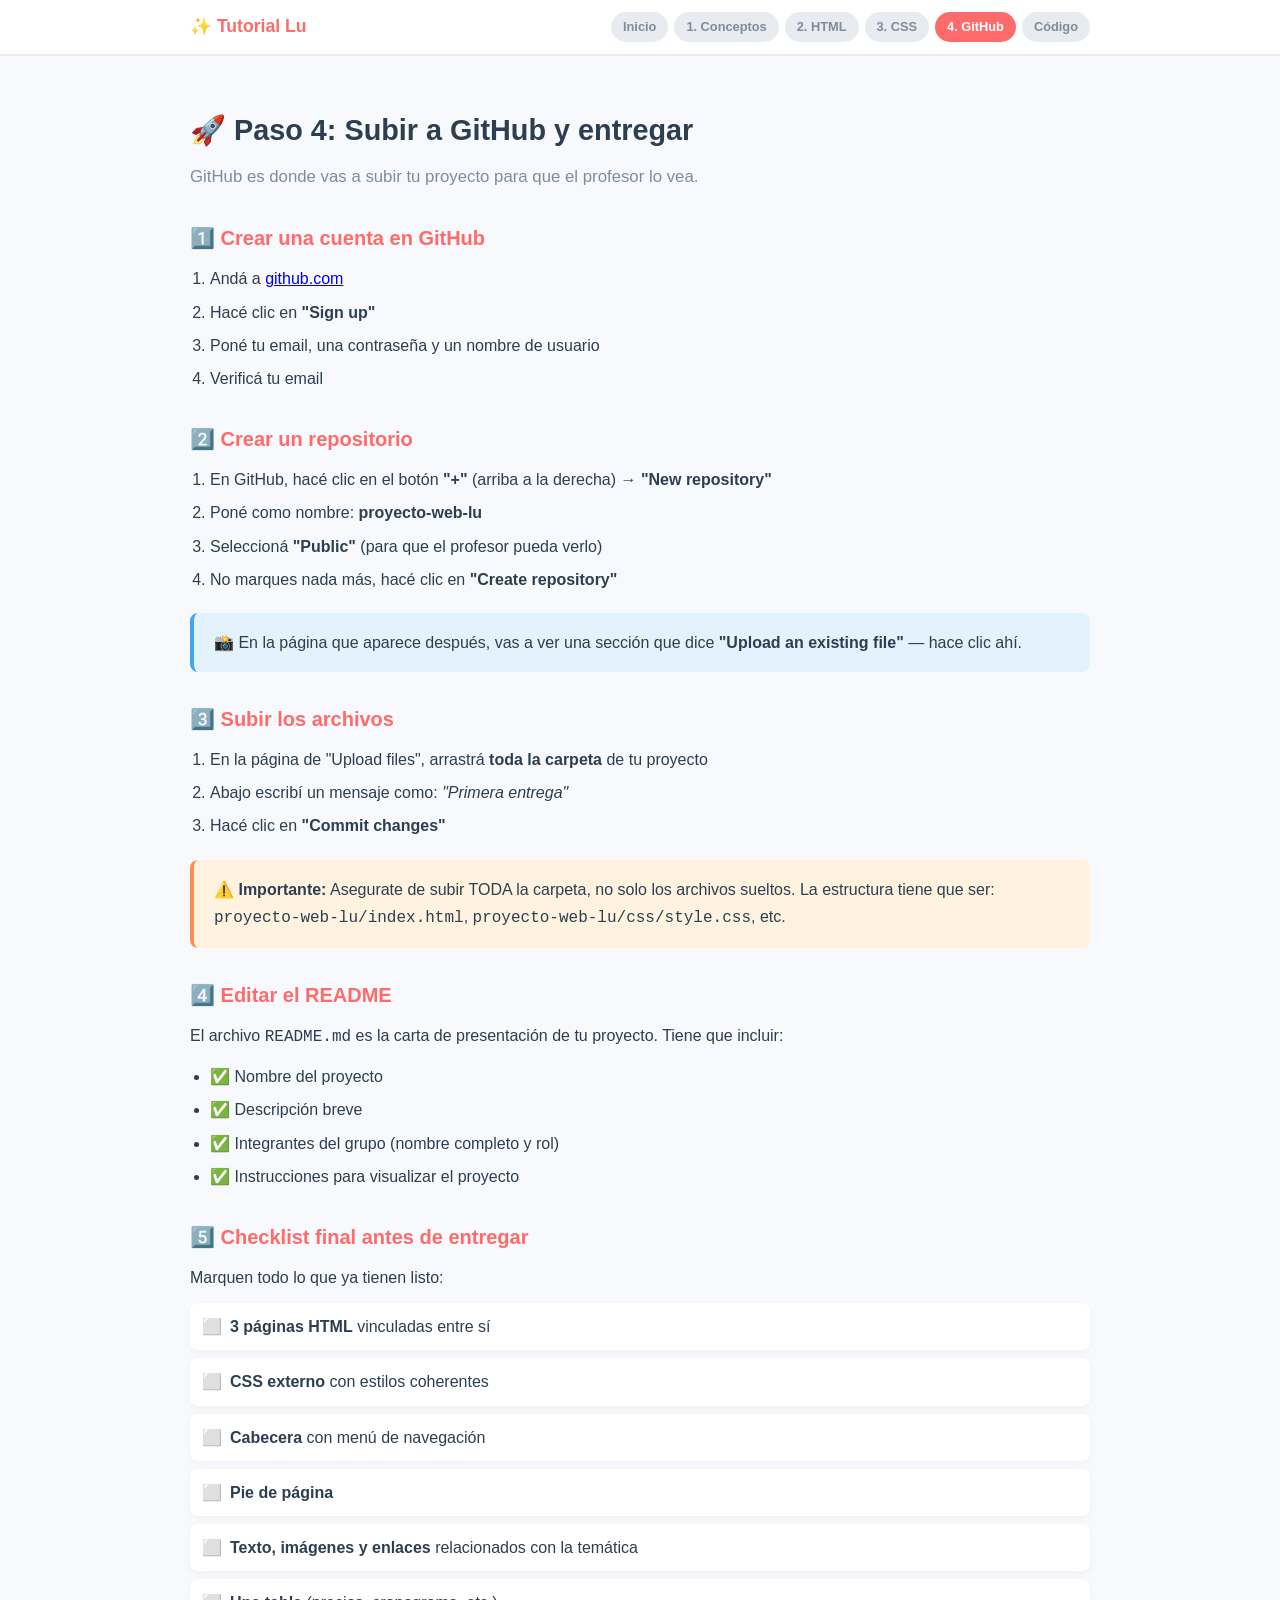
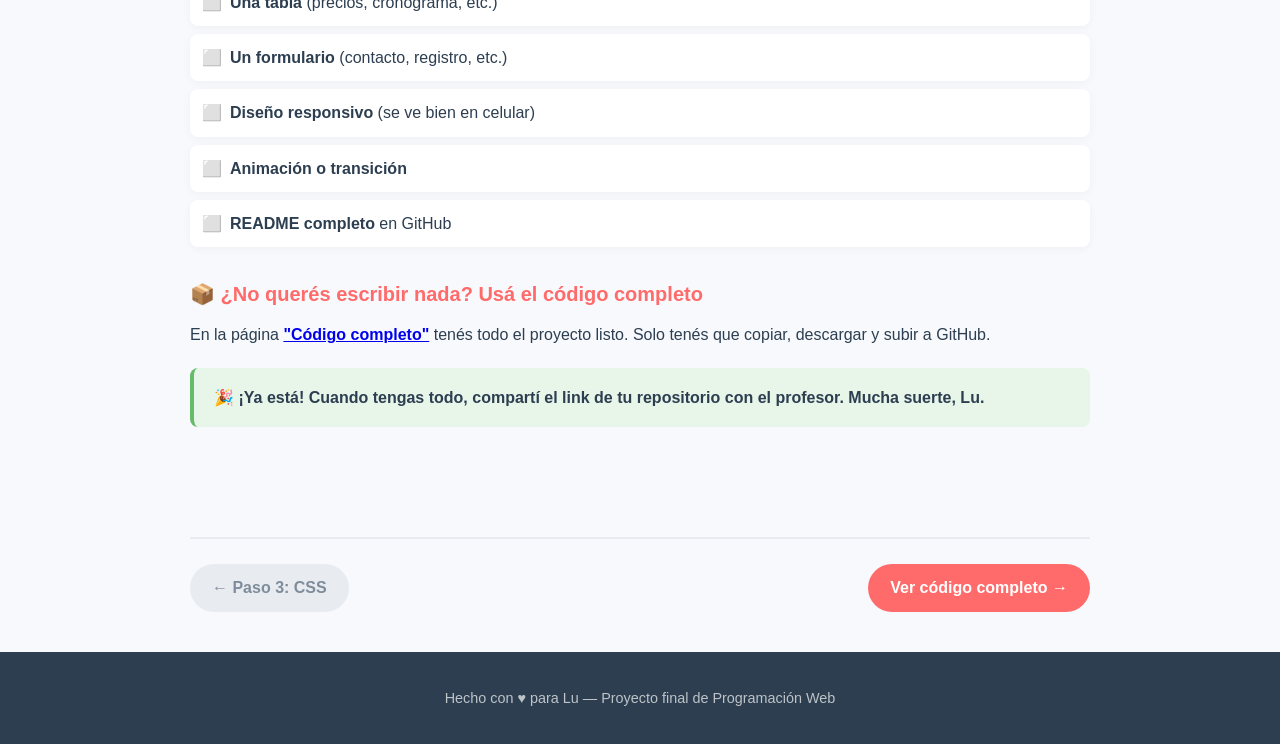
<file: paso4.html>
<!DOCTYPE html>
<html lang="es">
<head>
    <meta charset="UTF-8">
    <meta name="viewport" content="width=device-width, initial-scale=1.0">
    <title>Paso 4 - Subir a GitHub</title>
    <link rel="stylesheet" href="css/estilos.css">
</head>
<body>

    <div class="barra-progreso">
        <div class="contenedor">
            <a href="index.html" class="logo-tuto">✨ Tutorial Lu</a>
            <div class="pasos">
                <a href="index.html">Inicio</a>
                <a href="paso1.html">1. Conceptos</a>
                <a href="paso2.html">2. HTML</a>
                <a href="paso3.html">3. CSS</a>
                <a href="paso4.html" class="activo">4. GitHub</a>
                <a href="template.html">Código</a>
            </div>
        </div>
    </div>

    <section class="seccion">
        <div class="contenedor">

            <h2>🚀 Paso 4: Subir a GitHub y entregar</h2>
            <p class="subtitulo">GitHub es donde vas a subir tu proyecto para que el profesor lo vea.</p>

            <h3>1️⃣ Crear una cuenta en GitHub</h3>
            <ol>
                <li>Andá a <a href="https://github.com" target="_blank">github.com</a></li>
                <li>Hacé clic en <strong>"Sign up"</strong></li>
                <li>Poné tu email, una contraseña y un nombre de usuario</li>
                <li>Verificá tu email</li>
            </ol>

            <h3>2️⃣ Crear un repositorio</h3>
            <ol>
                <li>En GitHub, hacé clic en el botón <strong>"+"</strong> (arriba a la derecha) → <strong>"New repository"</strong></li>
                <li>Poné como nombre: <strong>proyecto-web-lu</strong></li>
                <li>Seleccioná <strong>"Public"</strong> (para que el profesor pueda verlo)</li>
                <li>No marques nada más, hacé clic en <strong>"Create repository"</strong></li>
            </ol>

            <div class="destacado info">
                <strong>📸</strong> En la página que aparece después, vas a ver una sección que dice <strong>"Upload an existing file"</strong> — hace clic ahí.
            </div>

            <h3>3️⃣ Subir los archivos</h3>
            <ol>
                <li>En la página de "Upload files", arrastrá <strong>toda la carpeta</strong> de tu proyecto</li>
                <li>Abajo escribí un mensaje como: <em>"Primera entrega"</em></li>
                <li>Hacé clic en <strong>"Commit changes"</strong></li>
            </ol>

            <div class="destacado">
                <strong>⚠️ Importante:</strong> Asegurate de subir TODA la carpeta, no solo los archivos sueltos. La estructura tiene que ser: <code>proyecto-web-lu/index.html</code>, <code>proyecto-web-lu/css/style.css</code>, etc.
            </div>

            <h3>4️⃣ Editar el README</h3>
            <p>El archivo <code>README.md</code> es la carta de presentación de tu proyecto. Tiene que incluir:</p>
            <ul>
                <li>✅ Nombre del proyecto</li>
                <li>✅ Descripción breve</li>
                <li>✅ Integrantes del grupo (nombre completo y rol)</li>
                <li>✅ Instrucciones para visualizar el proyecto</li>
            </ul>

            <h3>5️⃣ Checklist final antes de entregar</h3>
            <p>Marquen todo lo que ya tienen listo:</p>

            <ul class="checklist">
                <li><strong>3 páginas HTML</strong> vinculadas entre sí</li>
                <li><strong>CSS externo</strong> con estilos coherentes</li>
                <li><strong>Cabecera</strong> con menú de navegación</li>
                <li><strong>Pie de página</strong></li>
                <li><strong>Texto, imágenes y enlaces</strong> relacionados con la temática</li>
                <li><strong>Una tabla</strong> (precios, cronograma, etc.)</li>
                <li><strong>Un formulario</strong> (contacto, registro, etc.)</li>
                <li><strong>Diseño responsivo</strong> (se ve bien en celular)</li>
                <li><strong>Animación o transición</strong></li>
                <li><strong>README completo</strong> en GitHub</li>
            </ul>

            <h3>📦 ¿No querés escribir nada? Usá el código completo</h3>
            <p>En la página <a href="template.html"><strong>"Código completo"</strong></a> tenés todo el proyecto listo. Solo tenés que copiar, descargar y subir a GitHub.</p>

            <div class="destacado exito">
                <strong>🎉 ¡Ya está! Cuando tengas todo, compartí el link de tu repositorio con el profesor. Mucha suerte, Lu.</strong>
            </div>

        </div>
    </section>

    <div class="contenedor">
        <div class="nav-paginas">
            <a href="paso3.html" class="anterior">← Paso 3: CSS</a>
            <a href="template.html" class="siguiente">Ver código completo →</a>
        </div>
    </div>

    <footer class="footer-tuto">
        <div class="contenedor">
            <p>Hecho con ♥ para Lu — Proyecto final de Programación Web</p>
        </div>
    </footer>

</body>
</html>
</file>
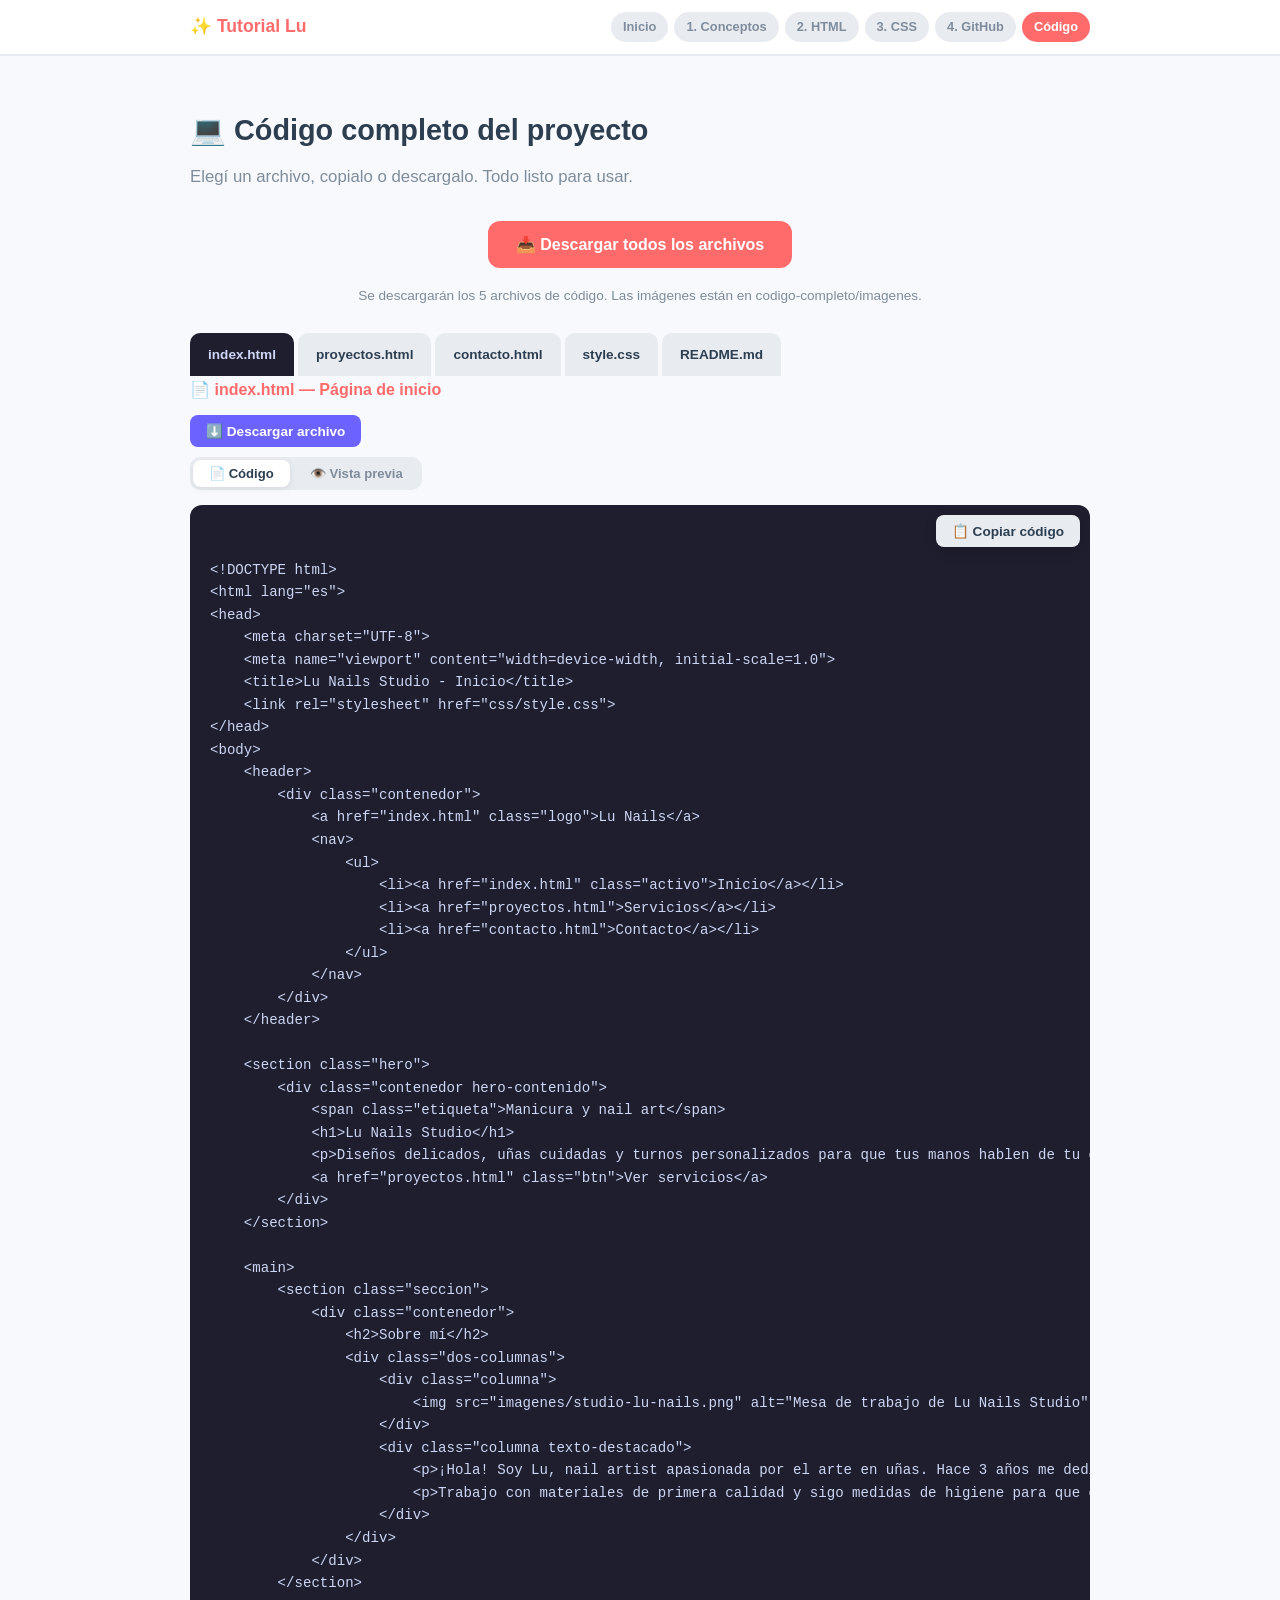
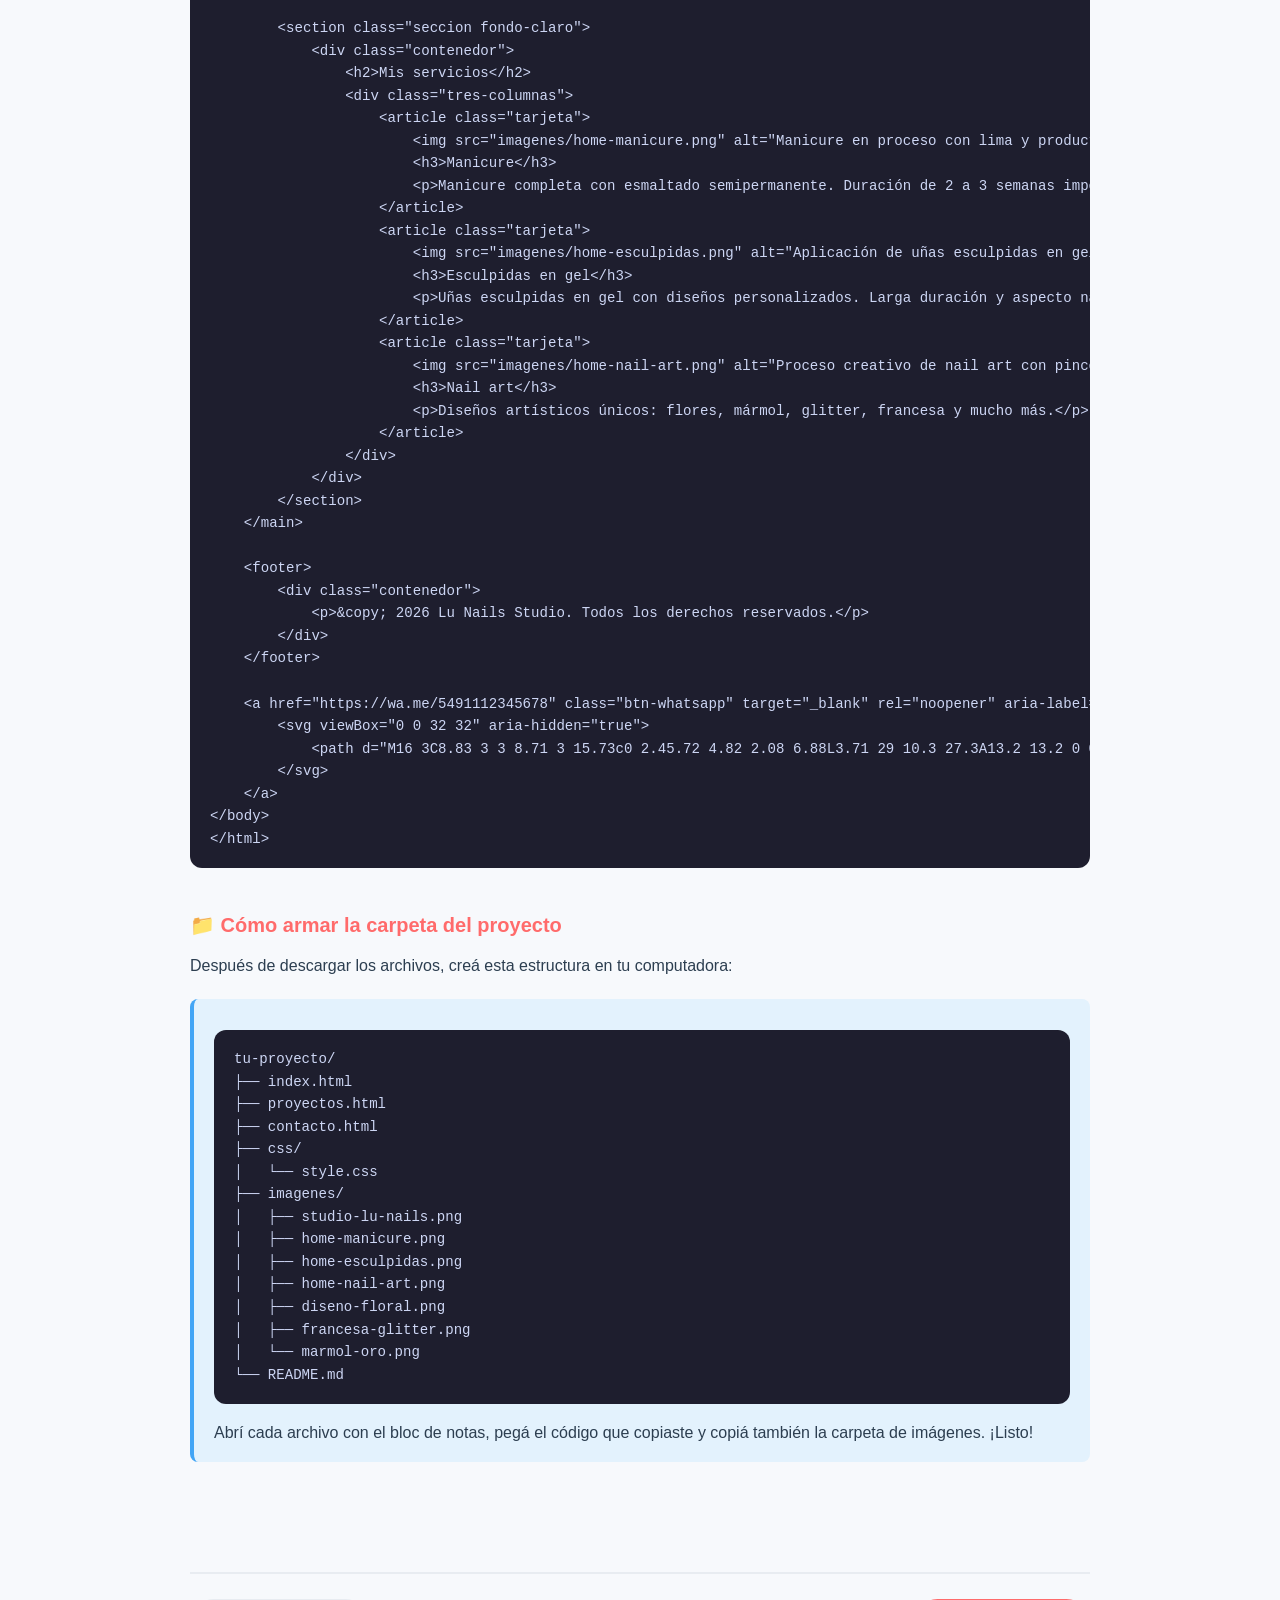
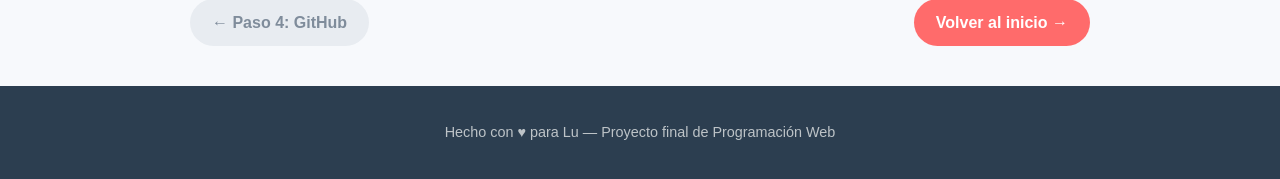
<file: template.html>
<!DOCTYPE html>
<html lang="es">
<head>
    <meta charset="UTF-8">
    <meta name="viewport" content="width=device-width, initial-scale=1.0">
    <title>Código Completo - Tutorial Lu</title>
    <link rel="stylesheet" href="css/estilos.css">
    <style>
        .archivo-tabs {
            display: flex;
            gap: 0;
            margin: 25px 0 0;
            flex-wrap: wrap;
        }
        .archivo-tabs a {
            padding: 10px 18px;
            background: #E8ECF1;
            color: #2C3E50;
            text-decoration: none;
            font-weight: 600;
            font-size: 0.85rem;
            border-radius: 10px 10px 0 0;
            margin-right: 4px;
            transition: 0.3s;
            cursor: pointer;
        }
        .archivo-tabs a.activo-tab {
            background: #1E1E2E;
            color: #CDD6F4;
        }
        .archivo-tabs a:hover:not(.activo-tab) {
            background: #D1D8E0;
        }
        .codigo-archivo {
            display: none;
        }
        .codigo-archivo.mostrar {
            display: block;
        }
        .toolbar-archivo {
            display: flex;
            gap: 8px;
            margin: 10px 0;
            flex-wrap: wrap;
        }
        .btn-accion {
            display: inline-flex;
            align-items: center;
            gap: 6px;
            padding: 8px 16px;
            border: none;
            border-radius: 8px;
            font-size: 0.85rem;
            font-weight: 600;
            cursor: pointer;
            transition: 0.3s;
            font-family: inherit;
        }
        .btn-copiar {
            background: #E8ECF1;
            color: #2C3E50;
        }
        .btn-copiar:hover {
            background: #D1D8E0;
        }
        .btn-copiar.copiado {
            background: #66BB6A;
            color: #fff;
        }
        .codigo-panel {
            position: relative;
        }
        .codigo-panel .btn-copiar {
            position: absolute;
            top: 10px;
            right: 10px;
            z-index: 2;
            box-shadow: 0 4px 12px rgba(0,0,0,0.18);
        }
        .codigo-panel pre {
            padding-top: 54px;
        }
        .btn-descargar {
            background: #6C63FF;
            color: #fff;
        }
        .btn-descargar:hover {
            background: #5A52E0;
        }
        .btn-descargar-todo {
            background: #FF6B6B;
            color: #fff;
            padding: 14px 28px;
            font-size: 1rem;
            border-radius: 12px;
            margin-bottom: 10px;
        }
        .btn-descargar-todo:hover {
            background: #E55555;
        }
        .nombre-archivo {
            font-weight: 700;
            color: #FF6B6B;
            margin: 0 0 4px;
            font-size: 1rem;
        }
        /* === TOGGLE VISTA PREVIA === */
        .vista-toggles {
            display: flex;
            gap: 4px;
            margin: 10px 0;
            background: #E8ECF1;
            border-radius: 10px;
            padding: 3px;
            width: fit-content;
        }
        .vista-btn {
            padding: 6px 16px;
            border: none;
            border-radius: 8px;
            font-size: 0.82rem;
            font-weight: 600;
            cursor: pointer;
            transition: 0.3s;
            font-family: inherit;
            background: transparent;
            color: #7F8C9B;
        }
        .vista-btn.activo-vista {
            background: #fff;
            color: #2C3E50;
            box-shadow: 0 2px 6px rgba(0,0,0,0.08);
        }
        .vista-btn:hover:not(.activo-vista) {
            color: #2C3E50;
        }
        .vista-contenido {
            display: block;
        }
        .vista-contenido.oculto {
            display: none;
        }
        .iframe-preview {
            width: 100%;
            height: 500px;
            border: 2px solid #E8ECF1;
            border-radius: 12px;
            background: #fff;
        }
        @media (max-width: 768px) {
            .iframe-preview {
                height: 350px;
            }
        }
        .toast {
            position: fixed;
            bottom: 30px;
            left: 50%;
            transform: translateX(-50%) translateY(80px);
            background: #2C3E50;
            color: #fff;
            padding: 12px 24px;
            border-radius: 10px;
            font-weight: 600;
            opacity: 0;
            transition: 0.4s;
            pointer-events: none;
            z-index: 999;
        }
        .toast.mostrar {
            opacity: 1;
            transform: translateX(-50%) translateY(0);
        }
    </style>
</head>
<body>

    <div class="barra-progreso">
        <div class="contenedor">
            <a href="index.html" class="logo-tuto">✨ Tutorial Lu</a>
            <div class="pasos">
                <a href="index.html">Inicio</a>
                <a href="paso1.html">1. Conceptos</a>
                <a href="paso2.html">2. HTML</a>
                <a href="paso3.html">3. CSS</a>
                <a href="paso4.html">4. GitHub</a>
                <a href="template.html" class="activo">Código</a>
            </div>
        </div>
    </div>

    <section class="seccion">
        <div class="contenedor">

            <h2>💻 Código completo del proyecto</h2>
            <p class="subtitulo">Elegí un archivo, copialo o descargalo. Todo listo para usar.</p>

            <!-- Botón descargar todo -->
            <div style="text-align:center;margin-bottom:10px">
                <button class="btn btn-descargar-todo" onclick="descargarTodo()">📥 Descargar todos los archivos</button>
                <p style="font-size:0.85rem;color:#7F8C9B;margin-top:6px">Se descargarán los 5 archivos de código. Las imágenes están en codigo-completo/imagenes.</p>
            </div>

            <!-- TABS -->
            <div class="archivo-tabs" id="tabs">
                <a class="activo-tab" data-file="index">index.html</a>
                <a data-file="proyectos">proyectos.html</a>
                <a data-file="contacto">contacto.html</a>
                <a data-file="style">style.css</a>
                <a data-file="readme">README.md</a>
            </div>

            <!-- ==================== index.html ==================== -->
            <div class="codigo-archivo mostrar" id="file-index">
                <p class="nombre-archivo">📄 index.html — Página de inicio</p>
                <div class="toolbar-archivo">
                    <button class="btn-accion btn-descargar" onclick="descargar('index')">⬇️ Descargar archivo</button>
                </div>
                <div class="vista-toggles">
                    <button class="vista-btn activo-vista" onclick="cambiarVista('index', 'codigo')">📄 Código</button>
                    <button class="vista-btn" onclick="cambiarVista('index', 'preview')">👁️ Vista previa</button>
                </div>
                <div id="vista-codigo-index" class="vista-contenido">
                    <div class="codigo-panel">
                        <button class="btn-accion btn-copiar" onclick="copiar('index')">📋 Copiar código</button>
                        <pre><code id="codigo-index"></code></pre>
                    </div>
                </div>
                <div id="vista-preview-index" class="vista-contenido oculto">
                    <iframe class="iframe-preview" id="iframe-index" title="Vista previa index.html"></iframe>
                </div>
            </div>

            <!-- ==================== proyectos.html ==================== -->
            <div class="codigo-archivo" id="file-proyectos">
                <p class="nombre-archivo">📄 proyectos.html — Página de proyectos con tabla</p>
                <div class="toolbar-archivo">
                    <button class="btn-accion btn-descargar" onclick="descargar('proyectos')">⬇️ Descargar archivo</button>
                </div>
                <div class="vista-toggles">
                    <button class="vista-btn activo-vista" onclick="cambiarVista('proyectos', 'codigo')">📄 Código</button>
                    <button class="vista-btn" onclick="cambiarVista('proyectos', 'preview')">👁️ Vista previa</button>
                </div>
                <div id="vista-codigo-proyectos" class="vista-contenido">
                    <div class="codigo-panel">
                        <button class="btn-accion btn-copiar" onclick="copiar('proyectos')">📋 Copiar código</button>
                        <pre><code id="codigo-proyectos"></code></pre>
                    </div>
                </div>
                <div id="vista-preview-proyectos" class="vista-contenido oculto">
                    <iframe class="iframe-preview" id="iframe-proyectos" title="Vista previa proyectos.html"></iframe>
                </div>
            </div>

            <!-- ==================== contacto.html ==================== -->
            <div class="codigo-archivo" id="file-contacto">
                <p class="nombre-archivo">📄 contacto.html — Página de contacto con formulario</p>
                <div class="toolbar-archivo">
                    <button class="btn-accion btn-descargar" onclick="descargar('contacto')">⬇️ Descargar archivo</button>
                </div>
                <div class="vista-toggles">
                    <button class="vista-btn activo-vista" onclick="cambiarVista('contacto', 'codigo')">📄 Código</button>
                    <button class="vista-btn" onclick="cambiarVista('contacto', 'preview')">👁️ Vista previa</button>
                </div>
                <div id="vista-codigo-contacto" class="vista-contenido">
                    <div class="codigo-panel">
                        <button class="btn-accion btn-copiar" onclick="copiar('contacto')">📋 Copiar código</button>
                        <pre><code id="codigo-contacto"></code></pre>
                    </div>
                </div>
                <div id="vista-preview-contacto" class="vista-contenido oculto">
                    <iframe class="iframe-preview" id="iframe-contacto" title="Vista previa contacto.html"></iframe>
                </div>
            </div>

            <!-- ==================== style.css ==================== -->
            <div class="codigo-archivo" id="file-style">
                <p class="nombre-archivo">📄 css/style.css — Todos los estilos CSS</p>
                <div class="toolbar-archivo">
                    <button class="btn-accion btn-descargar" onclick="descargar('style')">⬇️ Descargar archivo</button>
                </div>
                <div class="codigo-panel">
                    <button class="btn-accion btn-copiar" onclick="copiar('style')">📋 Copiar código</button>
                    <pre><code id="codigo-style"></code></pre>
                </div>
            </div>

            <!-- ==================== README.md ==================== -->
            <div class="codigo-archivo" id="file-readme">
                <p class="nombre-archivo">📄 README.md — Documentación del proyecto</p>
                <div class="toolbar-archivo">
                    <button class="btn-accion btn-descargar" onclick="descargar('readme')">⬇️ Descargar archivo</button>
                </div>
                <div class="codigo-panel">
                    <button class="btn-accion btn-copiar" onclick="copiar('readme')">📋 Copiar código</button>
                    <pre><code id="codigo-readme"></code></pre>
                </div>
            </div>

            <!-- Cómo armar el proyecto -->
            <div style="margin-top:40px">
                <h3>📁 Cómo armar la carpeta del proyecto</h3>
                <p>Después de descargar los archivos, creá esta estructura en tu computadora:</p>
                <div class="destacado info">
<pre><code>tu-proyecto/
├── index.html
├── proyectos.html
├── contacto.html
├── css/
│   └── style.css
├── imagenes/
│   ├── studio-lu-nails.png
│   ├── home-manicure.png
│   ├── home-esculpidas.png
│   ├── home-nail-art.png
│   ├── diseno-floral.png
│   ├── francesa-glitter.png
│   └── marmol-oro.png
└── README.md</code></pre>
                    <p style="margin:10px 0 0">Abrí cada archivo con el bloc de notas, pegá el código que copiaste y copiá también la carpeta de imágenes. ¡Listo!</p>
                </div>
            </div>

        </div>
    </section>

    <div class="contenedor">
        <div class="nav-paginas">
            <a href="paso4.html" class="anterior">← Paso 4: GitHub</a>
            <a href="index.html" class="siguiente">Volver al inicio →</a>
        </div>
    </div>

    <footer class="footer-tuto">
        <div class="contenedor">
            <p>Hecho con ♥ para Lu — Proyecto final de Programación Web</p>
        </div>
    </footer>

    <!-- TOAST -->
    <div class="toast" id="toast"></div>

    <script>
        // ============================================
        // CONTENIDO DE CADA ARCHIVO (en JavaScript puro)
        // ============================================

        const ARCHIVOS = {
            index: `<!DOCTYPE html>
<html lang="es">
<head>
    <meta charset="UTF-8">
    <meta name="viewport" content="width=device-width, initial-scale=1.0">
    <title>Lu Nails Studio - Inicio</title>
    <link rel="stylesheet" href="css/style.css">
</head>
<body>
    <header>
        <div class="contenedor">
            <a href="index.html" class="logo">Lu Nails</a>
            <nav>
                <ul>
                    <li><a href="index.html" class="activo">Inicio</a></li>
                    <li><a href="proyectos.html">Servicios</a></li>
                    <li><a href="contacto.html">Contacto</a></li>
                </ul>
            </nav>
        </div>
    </header>

    <section class="hero">
        <div class="contenedor hero-contenido">
            <span class="etiqueta">Manicura y nail art</span>
            <h1>Lu Nails Studio</h1>
            <p>Diseños delicados, uñas cuidadas y turnos personalizados para que tus manos hablen de tu estilo.</p>
            <a href="proyectos.html" class="btn">Ver servicios</a>
        </div>
    </section>

    <main>
        <section class="seccion">
            <div class="contenedor">
                <h2>Sobre mí</h2>
                <div class="dos-columnas">
                    <div class="columna">
                        <img src="imagenes/studio-lu-nails.png" alt="Mesa de trabajo de Lu Nails Studio" class="img-perfil">
                    </div>
                    <div class="columna texto-destacado">
                        <p>¡Hola! Soy Lu, nail artist apasionada por el arte en uñas. Hace 3 años me dedico a embellecer manos y pies con diseños únicos y personalizados.</p>
                        <p>Trabajo con materiales de primera calidad y sigo medidas de higiene para que cada turno sea cómodo, seguro y prolijo.</p>
                    </div>
                </div>
            </div>
        </section>

        <section class="seccion fondo-claro">
            <div class="contenedor">
                <h2>Mis servicios</h2>
                <div class="tres-columnas">
                    <article class="tarjeta">
                        <img src="imagenes/home-manicure.png" alt="Manicure en proceso con lima y productos de cuidado">
                        <h3>Manicure</h3>
                        <p>Manicure completa con esmaltado semipermanente. Duración de 2 a 3 semanas impecable.</p>
                    </article>
                    <article class="tarjeta">
                        <img src="imagenes/home-esculpidas.png" alt="Aplicación de uñas esculpidas en gel">
                        <h3>Esculpidas en gel</h3>
                        <p>Uñas esculpidas en gel con diseños personalizados. Larga duración y aspecto natural.</p>
                    </article>
                    <article class="tarjeta">
                        <img src="imagenes/home-nail-art.png" alt="Proceso creativo de nail art con pinceles y muestras">
                        <h3>Nail art</h3>
                        <p>Diseños artísticos únicos: flores, mármol, glitter, francesa y mucho más.</p>
                    </article>
                </div>
            </div>
        </section>
    </main>

    <footer>
        <div class="contenedor">
            <p>&copy; 2026 Lu Nails Studio. Todos los derechos reservados.</p>
        </div>
    </footer>

    <a href="https://wa.me/5491112345678" class="btn-whatsapp" target="_blank" rel="noopener" aria-label="Enviar mensaje por WhatsApp">
        <svg viewBox="0 0 32 32" aria-hidden="true">
            <path d="M16 3C8.83 3 3 8.71 3 15.73c0 2.45.72 4.82 2.08 6.88L3.71 29 10.3 27.3A13.2 13.2 0 0 0 16 28.45c7.17 0 13-5.71 13-12.72S23.17 3 16 3Zm0 23.25c-1.79 0-3.54-.45-5.08-1.29l-.36-.2-3.9 1.01.81-3.79-.24-.39a10.36 10.36 0 0 1-1.6-5.86C5.63 9.93 10.28 5.2 16 5.2s10.37 4.73 10.37 10.53S21.72 26.25 16 26.25Zm5.66-7.84c-.31-.15-1.84-.89-2.12-.99-.28-.1-.49-.15-.69.15-.2.3-.79.99-.97 1.19-.18.2-.36.22-.67.07-.31-.15-1.31-.47-2.49-1.51-.92-.8-1.54-1.79-1.72-2.09-.18-.3-.02-.47.14-.62.14-.14.31-.36.46-.54.15-.18.2-.3.31-.5.1-.2.05-.37-.03-.52-.08-.15-.69-1.63-.95-2.23-.25-.58-.5-.5-.69-.51h-.59c-.2 0-.52.07-.79.37-.28.3-1.03 1-1.03 2.43 0 1.44 1.07 2.82 1.21 3.02.15.2 2.1 3.15 5.09 4.42.71.3 1.27.48 1.7.61.71.22 1.36.19 1.87.12.57-.08 1.84-.74 2.1-1.46.26-.72.26-1.34.18-1.46-.08-.13-.28-.2-.59-.35Z"/>
        </svg>
    </a>
</body>
</html>
`,

            proyectos: `<!DOCTYPE html>
<html lang="es">
<head>
    <meta charset="UTF-8">
    <meta name="viewport" content="width=device-width, initial-scale=1.0">
    <title>Lu Nails Studio - Servicios</title>
    <link rel="stylesheet" href="css/style.css">
</head>
<body>
    <header>
        <div class="contenedor">
            <a href="index.html" class="logo">Lu Nails</a>
            <nav>
                <ul>
                    <li><a href="index.html">Inicio</a></li>
                    <li><a href="proyectos.html" class="activo">Servicios</a></li>
                    <li><a href="contacto.html">Contacto</a></li>
                </ul>
            </nav>
        </div>
    </header>

    <section class="hero hero-pequeno">
        <div class="contenedor hero-contenido">
            <span class="etiqueta">Servicios</span>
            <h1>Mis trabajos</h1>
            <p>Algunos diseños realizados para clientas que buscaban uñas lindas, prolijas y duraderas.</p>
        </div>
    </section>

    <main>
        <section class="seccion">
            <div class="contenedor">
                <h2>Diseños destacados</h2>
                <div class="tres-columnas">
                    <article class="tarjeta-proyecto">
                        <img src="imagenes/diseno-floral.png" alt="Diseño floral de uñas en tonos pastel">
                        <h3>Diseño floral</h3>
                        <p>Uñas esculpidas con flores en tonos pastel. Ideal para un look delicado y femenino.</p>
                    </article>
                    <article class="tarjeta-proyecto">
                        <img src="imagenes/francesa-glitter.png" alt="Manicure francesa con detalles de glitter">
                        <h3>Francesa con glitter</h3>
                        <p>Manicure semipermanente con francesa moderna y detalles brillantes.</p>
                    </article>
                    <article class="tarjeta-proyecto">
                        <img src="imagenes/marmol-oro.png" alt="Diseño marmolado con detalles dorados">
                        <h3>Mármol y oro</h3>
                        <p>Diseño marmolado en uñas esculpidas con líneas doradas y acabado elegante.</p>
                    </article>
                </div>
            </div>
        </section>

        <section class="seccion fondo-claro">
            <div class="contenedor">
                <h2>Lista de precios</h2>
                <div class="tabla-contenedor">
                    <table>
                        <thead>
                            <tr>
                                <th>Servicio</th>
                                <th>Descripción</th>
                                <th>Tiempo</th>
                                <th>Precio</th>
                            </tr>
                        </thead>
                        <tbody>
                            <tr>
                                <td>Manicure básica</td>
                                <td>Limpieza, cutículas y esmaltado tradicional</td>
                                <td>45 min</td>
                                <td>$5.000</td>
                            </tr>
                            <tr>
                                <td>Semipermanente</td>
                                <td>Esmaltado semipermanente con diseño simple</td>
                                <td>1 hora</td>
                                <td>$8.000</td>
                            </tr>
                            <tr>
                                <td>Esculpidas en gel</td>
                                <td>Uñas esculpidas con diseño a elección</td>
                                <td>2 horas</td>
                                <td>$15.000</td>
                            </tr>
                            <tr>
                                <td>Nail art personalizado</td>
                                <td>Diseño único por mano: flores, mármol, glitter o francesa</td>
                                <td>1 hora</td>
                                <td>$10.000</td>
                            </tr>
                        </tbody>
                    </table>
                </div>
            </div>
        </section>
    </main>

    <footer>
        <div class="contenedor">
            <p>&copy; 2026 Lu Nails Studio. Todos los derechos reservados.</p>
        </div>
    </footer>
</body>
</html>
`,

            contacto: `<!DOCTYPE html>
<html lang="es">
<head>
    <meta charset="UTF-8">
    <meta name="viewport" content="width=device-width, initial-scale=1.0">
    <title>Lu Nails Studio - Contacto</title>
    <link rel="stylesheet" href="css/style.css">
</head>
<body>
    <header>
        <div class="contenedor">
            <a href="index.html" class="logo">Lu Nails</a>
            <nav>
                <ul>
                    <li><a href="index.html">Inicio</a></li>
                    <li><a href="proyectos.html">Servicios</a></li>
                    <li><a href="contacto.html" class="activo">Contacto</a></li>
                </ul>
            </nav>
        </div>
    </header>

    <section class="hero hero-pequeno">
        <div class="contenedor hero-contenido">
            <span class="etiqueta">Contacto</span>
            <h1>Reservá tu turno</h1>
            <p>Completá el formulario y te confirmo el día y horario disponible.</p>
        </div>
    </section>

    <main>
        <section class="seccion">
            <div class="contenedor contenedor-formulario">
                <h2>Pedí tu turno</h2>
                <form action="#" method="POST">
                    <label for="nombre">Nombre completo</label>
                    <input type="text" id="nombre" name="nombre" placeholder="Ej: Lu García" required>

                    <label for="email">Correo electrónico</label>
                    <input type="email" id="email" name="email" placeholder="Ej: lu@email.com" required>

                    <label for="telefono">WhatsApp</label>
                    <input type="tel" id="telefono" name="telefono" placeholder="Ej: 11 1234-5678" required>

                    <label for="servicio">Servicio que querés</label>
                    <select id="servicio" name="servicio">
                        <option value="manicure">Manicure básica</option>
                        <option value="semi">Semipermanente</option>
                        <option value="esculpidas">Esculpidas en gel</option>
                        <option value="nailart">Nail art personalizado</option>
                        <option value="consulta">Consulta / Otro</option>
                    </select>

                    <label for="mensaje">Contame qué diseño te gustaría</label>
                    <textarea id="mensaje" name="mensaje" rows="5" placeholder="Contame tus ideas, colores o referencias..." required></textarea>

                    <button type="submit" class="btn">Enviar turno</button>
                </form>
            </div>
        </section>
    </main>

    <footer>
        <div class="contenedor">
            <p>&copy; 2026 Lu Nails Studio. Todos los derechos reservados.</p>
        </div>
    </footer>
</body>
</html>
`,

            style: `/* === RESET === */
* {
    margin: 0;
    padding: 0;
    box-sizing: border-box;
}

:root {
    --rosa: #d86f87;
    --rosa-oscuro: #9d4055;
    --coral: #ef9a8a;
    --crema: #fff8f4;
    --lavanda: #8b7ab8;
    --texto: #332c35;
    --gris: #6f6571;
    --borde: #f1d8d8;
    --sombra: 0 12px 30px rgba(117, 65, 78, 0.12);
}

body {
    font-family: "Segoe UI", Tahoma, sans-serif;
    color: var(--texto);
    line-height: 1.6;
    background: #fffdfb;
}

.contenedor {
    width: 90%;
    max-width: 1100px;
    margin: 0 auto;
}

/* === CABECERA === */
header {
    background: rgba(255, 253, 251, 0.96);
    border-bottom: 1px solid var(--borde);
    padding: 14px 0;
    position: sticky;
    top: 0;
    z-index: 10;
}

header .contenedor {
    display: flex;
    justify-content: space-between;
    align-items: center;
    gap: 20px;
}

.logo {
    color: var(--rosa-oscuro);
    font-size: 1.5rem;
    font-weight: 800;
    text-decoration: none;
    letter-spacing: 0;
}

nav ul {
    list-style: none;
    display: flex;
    gap: 10px;
}

nav a {
    color: var(--gris);
    text-decoration: none;
    padding: 8px 12px;
    border-radius: 999px;
    transition: color 0.3s ease, background 0.3s ease;
}

nav a:hover,
nav a.activo {
    color: var(--rosa-oscuro);
    background: #ffe8ee;
}

/* === HERO === */
.hero {
    min-height: 430px;
    display: flex;
    align-items: center;
    color: #fff;
    text-align: center;
    padding: 80px 0;
    background:
        linear-gradient(rgba(88, 38, 50, 0.46), rgba(88, 38, 50, 0.46)),
        url("../imagenes/studio-lu-nails.png") center / cover;
}

.hero-contenido {
    max-width: 720px;
}

.etiqueta {
    display: inline-block;
    color: #fff;
    border: 1px solid rgba(255, 255, 255, 0.75);
    border-radius: 999px;
    padding: 6px 14px;
    margin-bottom: 18px;
    font-weight: 700;
    font-size: 0.9rem;
    background: rgba(255, 255, 255, 0.16);
}

.hero h1 {
    font-size: 3.3rem;
    margin-bottom: 15px;
    text-shadow: 0 3px 18px rgba(0, 0, 0, 0.25);
    animation: fadeIn 0.8s ease;
}

.hero p {
    font-size: 1.2rem;
    max-width: 640px;
    margin: 0 auto 25px;
    animation: fadeIn 0.8s ease 0.2s both;
}

.hero .btn {
    animation: fadeIn 0.8s ease 0.4s both;
}

.hero-pequeno {
    min-height: 280px;
    padding: 60px 0;
}

.hero-pequeno h1 {
    font-size: 2.5rem;
}

/* === BOTONES === */
.btn {
    display: inline-block;
    background: var(--rosa);
    color: #fff;
    padding: 12px 28px;
    border-radius: 999px;
    text-decoration: none;
    font-weight: 800;
    border: none;
    cursor: pointer;
    transition: transform 0.3s ease, box-shadow 0.3s ease, background 0.3s ease;
}

.btn:hover {
    background: var(--rosa-oscuro);
    transform: translateY(-2px);
    box-shadow: 0 10px 22px rgba(157, 64, 85, 0.24);
}

/* === SECCIONES === */
.seccion {
    padding: 65px 0;
}

.fondo-claro {
    background: var(--crema);
}

.seccion h2 {
    text-align: center;
    font-size: 2rem;
    color: var(--rosa-oscuro);
    margin-bottom: 36px;
}

/* === COLUMNAS === */
.dos-columnas {
    display: flex;
    gap: 42px;
    align-items: center;
}

.columna {
    flex: 1;
}

.texto-destacado {
    font-size: 1.06rem;
    color: var(--gris);
}

.texto-destacado p + p {
    margin-top: 16px;
}

.img-perfil {
    width: 100%;
    max-width: 430px;
    aspect-ratio: 4 / 3;
    object-fit: cover;
    border-radius: 8px;
    display: block;
    margin: 0 auto;
    box-shadow: var(--sombra);
}

.tres-columnas {
    display: flex;
    gap: 24px;
    flex-wrap: wrap;
}

/* === TARJETAS === */
.tarjeta,
.tarjeta-proyecto {
    background: #fff;
    border: 1px solid var(--borde);
    border-radius: 8px;
    box-shadow: var(--sombra);
    flex: 1;
    min-width: 250px;
    overflow: hidden;
}

.tarjeta {
    text-align: center;
    opacity: 0;
    animation: fadeIn 0.8s ease forwards;
}

.tarjeta:nth-child(1) { animation-delay: 0s; }
.tarjeta:nth-child(2) { animation-delay: 0.2s; }
.tarjeta:nth-child(3) { animation-delay: 0.4s; }

.tarjeta h3,
.tarjeta-proyecto h3 {
    color: var(--rosa-oscuro);
    margin-bottom: 10px;
}

.tarjeta img {
    width: 100%;
    height: 180px;
    object-fit: cover;
    display: block;
}

.tarjeta h3 {
    padding: 22px 22px 0;
}

.tarjeta p {
    padding: 0 22px 26px;
}

.tarjeta p,
.tarjeta-proyecto p {
    color: var(--gris);
}

.tarjeta-proyecto {
    transition: transform 0.3s ease, box-shadow 0.3s ease;
}

.tarjeta-proyecto:hover {
    transform: translateY(-4px);
    box-shadow: 0 16px 36px rgba(117, 65, 78, 0.16);
}

.tarjeta-proyecto img {
    width: 100%;
    height: 210px;
    object-fit: cover;
    display: block;
}

.tarjeta-proyecto h3 {
    padding: 18px 20px 0;
}

.tarjeta-proyecto p {
    padding: 0 20px 22px;
    font-size: 0.95rem;
}

/* === TABLA === */
.tabla-contenedor {
    overflow-x: auto;
    border-radius: 8px;
    box-shadow: var(--sombra);
}

table {
    width: 100%;
    min-width: 680px;
    border-collapse: collapse;
    background: #fff;
}

thead {
    background: var(--rosa-oscuro);
    color: #fff;
}

th,
td {
    padding: 13px 15px;
    text-align: left;
    border-bottom: 1px solid var(--borde);
}

tbody tr {
    transition: background 0.3s ease;
}

tbody tr:hover {
    background: #fff1f4;
}

/* === FORMULARIO === */
.contenedor-formulario {
    max-width: 760px;
}

form {
    background: #fff;
    border: 1px solid var(--borde);
    border-radius: 8px;
    padding: 28px;
    box-shadow: var(--sombra);
}

form label {
    display: block;
    margin-top: 18px;
    margin-bottom: 6px;
    font-weight: 800;
    color: var(--rosa-oscuro);
}

form label:first-child {
    margin-top: 0;
}

form input,
form select,
form textarea {
    width: 100%;
    padding: 12px;
    border: 2px solid #f0dede;
    border-radius: 8px;
    font-size: 1rem;
    font-family: inherit;
    color: var(--texto);
    background: #fffdfb;
    transition: border-color 0.3s ease, box-shadow 0.3s ease;
}

form input:focus,
form select:focus,
form textarea:focus {
    border-color: var(--rosa);
    box-shadow: 0 0 0 4px rgba(216, 111, 135, 0.14);
    outline: none;
}

form .btn {
    margin-top: 22px;
}

/* === FOOTER === */
footer {
    background: var(--texto);
    color: #f7e8e7;
    text-align: center;
    padding: 28px 0;
}

/* === BOTON WHATSAPP === */
.btn-whatsapp {
    position: fixed;
    right: 22px;
    bottom: 22px;
    z-index: 20;
    display: inline-flex;
    align-items: center;
    justify-content: center;
    width: 56px;
    height: 56px;
    background: #25d366;
    color: #fff;
    border-radius: 50%;
    text-decoration: none;
    box-shadow: 0 12px 26px rgba(37, 211, 102, 0.32);
    transition: transform 0.3s ease, box-shadow 0.3s ease, background 0.3s ease;
}

.btn-whatsapp svg {
    width: 30px;
    height: 30px;
    fill: currentColor;
}

.btn-whatsapp:hover {
    background: #1ebe5d;
    transform: translateY(-3px);
    box-shadow: 0 16px 32px rgba(37, 211, 102, 0.4);
}

/* === ANIMACION === */
@keyframes fadeIn {
    from {
        opacity: 0;
        transform: translateY(18px);
    }

    to {
        opacity: 1;
        transform: translateY(0);
    }
}

/* ============================================
   RESPONSIVE (celulares y tablets)
   ============================================ */
@media (max-width: 768px) {
    header {
        position: static;
    }

    header .contenedor {
        flex-direction: column;
    }

    nav ul {
        flex-wrap: wrap;
        justify-content: center;
    }

    .hero {
        min-height: 360px;
        padding: 55px 0;
    }

    .hero h1 {
        font-size: 2.2rem;
    }

    .hero p {
        font-size: 1rem;
    }

    .dos-columnas,
    .tres-columnas {
        flex-direction: column;
    }

    .tarjeta,
    .tarjeta-proyecto {
        min-width: 100%;
    }

    form {
        padding: 22px;
    }

    .btn-whatsapp {
        right: 14px;
        bottom: 14px;
        width: 52px;
        height: 52px;
    }
}
`,

            readme: `# Lu Nails Studio

Sitio web estático para un emprendimiento ficticio de uñas: manicure, esculpidas en gel y nail art personalizado.

## Integrantes

| Nombre | Rol |
|--------|-----|
| [Nombre] | Diseño visual |
| [Nombre] | Maquetación HTML |
| [Nombre] | Estilos CSS y documentación |

## Cómo visualizar

1. Descargar la carpeta completa.
2. Abrir \`index.html\` en cualquier navegador.
3. Navegar con el menú superior.
`
        };

        const NOMBRES_ARCHIVO = {
            index: 'index.html',
            proyectos: 'proyectos.html',
            contacto: 'contacto.html',
            style: 'style.css',
            readme: 'README.md'
        };

        // ============================================
        // GENERAR HTML COMPLETO PARA VISTA PREVIA
        // ============================================
        function obtenerPreviewUrl(id) {
            const paginas = {
                index: 'codigo-completo/index.html',
                proyectos: 'codigo-completo/proyectos.html',
                contacto: 'codigo-completo/contacto.html'
            };
            return paginas[id];
        }

        // ============================================
        // CAMBIAR ENTRE CÓDIGO Y VISTA PREVIA
        // ============================================
        function cambiarVista(id, modo) {

            const contenedor = document.getElementById('file-' + id);
            const toggles = contenedor.querySelectorAll('.vista-btn');
            toggles.forEach(t => t.classList.remove('activo-vista'));

            // Activar el botón correcto
            toggles.forEach(t => {
                if (t.textContent.includes(modo === 'codigo' ? 'Código' : 'previa')) {
                    t.classList.add('activo-vista');
                }
            });

            // Mostrar/ocultar vistas
            document.getElementById('vista-codigo-' + id).classList.toggle('oculto', modo !== 'codigo');
            document.getElementById('vista-preview-' + id).classList.toggle('oculto', modo !== 'preview');

            // Si es preview, cargar el iframe
            if (modo === 'preview') {
                const iframe = document.getElementById('iframe-' + id);
                if (!iframe.getAttribute('data-cargado')) {
                    iframe.setAttribute('src', obtenerPreviewUrl(id));
                    iframe.setAttribute('data-cargado', '1');
                }
            }
        }

        // ============================================
        // MOSTRAR CÓDIGO EN LA PÁGINA (escapando HTML)
        // ============================================
        function escapeHtml(texto) {
            return texto
                .replace(/&/g, '&amp;')
                .replace(/</g, '&lt;')
                .replace(/>/g, '&gt;')
                .replace(/"/g, '&quot;')
                .replace(/'/g, '&#039;');
        }

        // Cargar todos los códigos
        for (const [key, contenido] of Object.entries(ARCHIVOS)) {
            document.getElementById('codigo-' + key).textContent = contenido;
        }

        // ============================================
        // TABS
        // ============================================
        const tabs = document.querySelectorAll('#tabs a');
        tabs.forEach(tab => {
            tab.addEventListener('click', function() {
                tabs.forEach(t => t.classList.remove('activo-tab'));
                this.classList.add('activo-tab');
                document.querySelectorAll('.codigo-archivo').forEach(f => f.classList.remove('mostrar'));
                document.getElementById('file-' + this.dataset.file).classList.add('mostrar');
            });
        });

        // ============================================
        // COPIAR AL PORTAPAPELES
        // ============================================
        function copiar(id) {
            const texto = ARCHIVOS[id];
            navigator.clipboard.writeText(texto).then(() => {
                mostrarToast('✅ Código de ' + NOMBRES_ARCHIVO[id] + ' copiado al portapapeles');
            }).catch(() => {
                mostrarToast('❌ No se pudo copiar. Probá seleccionando el código manualmente.');
            });
        }

        // ============================================
        // DESCARGAR ARCHIVO
        // ============================================
        function descargar(id) {
            const contenido = ARCHIVOS[id];
            const nombre = NOMBRES_ARCHIVO[id];
            const blob = new Blob([contenido], { type: 'text/plain;charset=utf-8' });
            const url = URL.createObjectURL(blob);
            const a = document.createElement('a');
            a.href = url;
            a.download = nombre;
            document.body.appendChild(a);
            a.click();
            document.body.removeChild(a);
            URL.revokeObjectURL(url);
            mostrarToast('⬇️ Descargando ' + nombre);
        }

        // ============================================
        // DESCARGAR TODOS LOS ARCHIVOS
        // ============================================
        function descargarTodo() {
            const orden = ['index', 'proyectos', 'contacto', 'style', 'readme'];
            orden.forEach((id, i) => {
                setTimeout(() => descargar(id), i * 500);
            });
            mostrarToast('⬇️ Descargando ' + orden.length + ' archivos...');
        }

        // ============================================
        // TOAST
        // ============================================
        function mostrarToast(mensaje) {
            const toast = document.getElementById('toast');
            toast.textContent = mensaje;
            toast.classList.add('mostrar');
            setTimeout(() => {
                toast.classList.remove('mostrar');
            }, 2500);
        }
    </script>

</body>
</html>
</file>
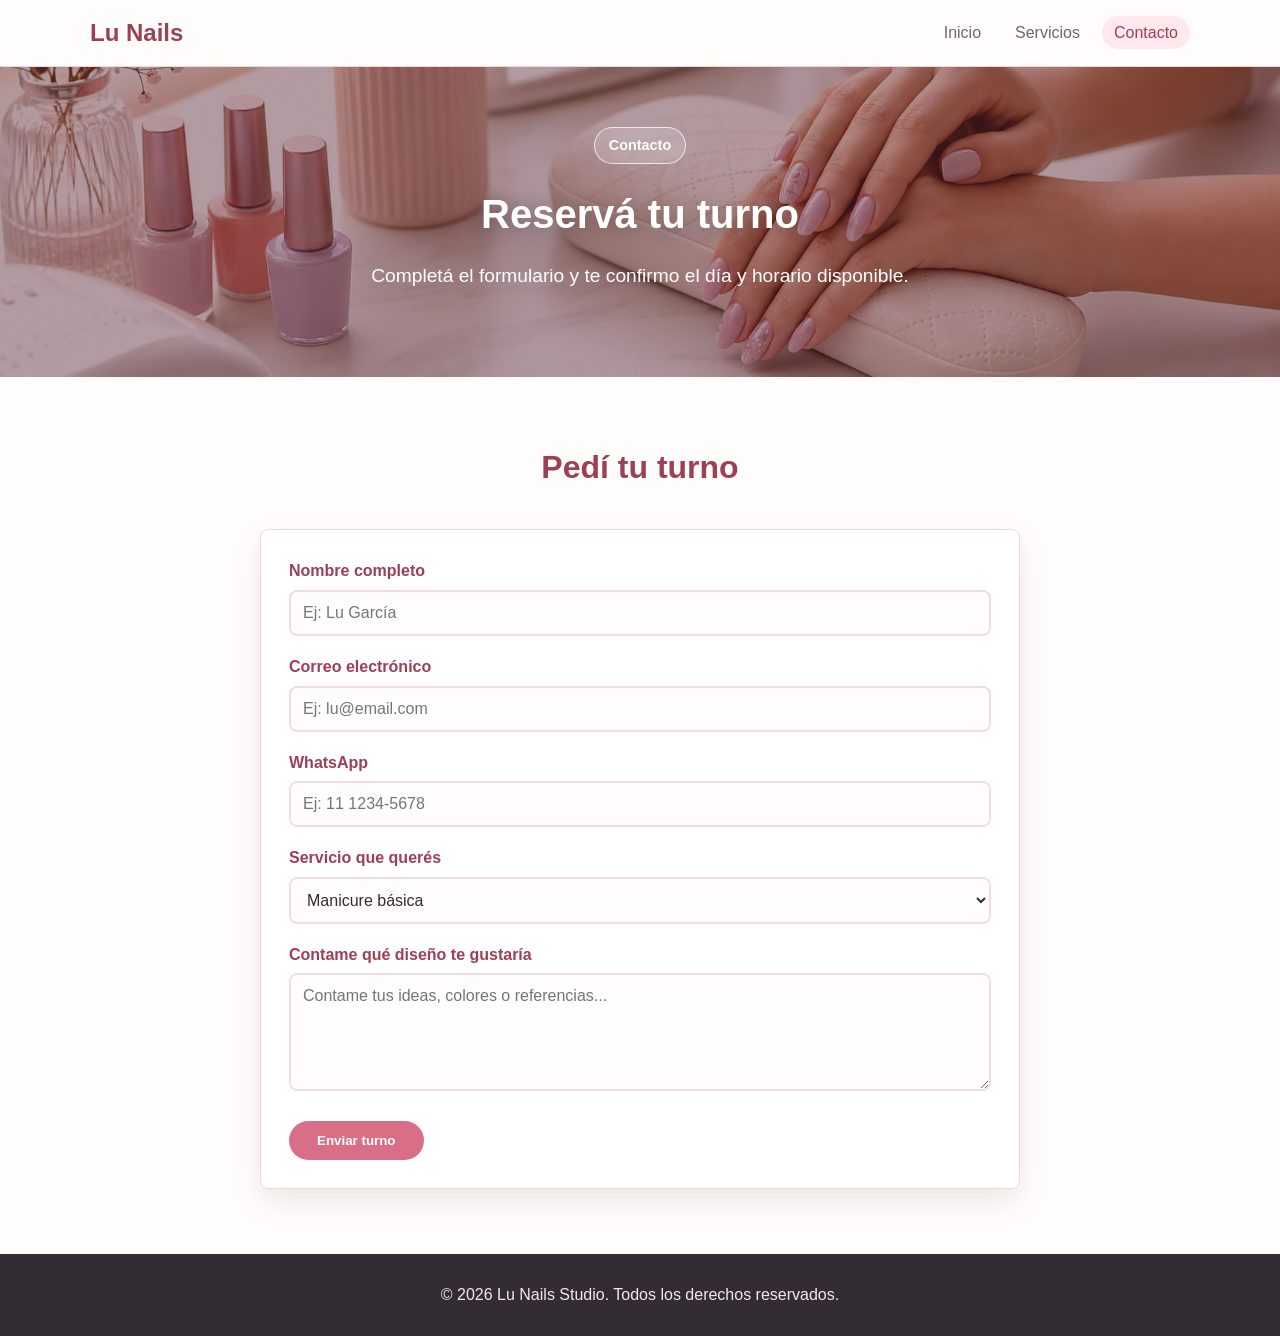
<file: codigo-completo/contacto.html>
<!DOCTYPE html>
<html lang="es">
<head>
    <meta charset="UTF-8">
    <meta name="viewport" content="width=device-width, initial-scale=1.0">
    <title>Lu Nails Studio - Contacto</title>
    <link rel="stylesheet" href="css/style.css">
</head>
<body>
    <header>
        <div class="contenedor">
            <a href="index.html" class="logo">Lu Nails</a>
            <nav>
                <ul>
                    <li><a href="index.html">Inicio</a></li>
                    <li><a href="proyectos.html">Servicios</a></li>
                    <li><a href="contacto.html" class="activo">Contacto</a></li>
                </ul>
            </nav>
        </div>
    </header>

    <section class="hero hero-pequeno">
        <div class="contenedor hero-contenido">
            <span class="etiqueta">Contacto</span>
            <h1>Reservá tu turno</h1>
            <p>Completá el formulario y te confirmo el día y horario disponible.</p>
        </div>
    </section>

    <main>
        <section class="seccion">
            <div class="contenedor contenedor-formulario">
                <h2>Pedí tu turno</h2>
                <form action="#" method="POST">
                    <label for="nombre">Nombre completo</label>
                    <input type="text" id="nombre" name="nombre" placeholder="Ej: Lu García" required>

                    <label for="email">Correo electrónico</label>
                    <input type="email" id="email" name="email" placeholder="Ej: lu@email.com" required>

                    <label for="telefono">WhatsApp</label>
                    <input type="tel" id="telefono" name="telefono" placeholder="Ej: 11 1234-5678" required>

                    <label for="servicio">Servicio que querés</label>
                    <select id="servicio" name="servicio">
                        <option value="manicure">Manicure básica</option>
                        <option value="semi">Semipermanente</option>
                        <option value="esculpidas">Esculpidas en gel</option>
                        <option value="nailart">Nail art personalizado</option>
                        <option value="consulta">Consulta / Otro</option>
                    </select>

                    <label for="mensaje">Contame qué diseño te gustaría</label>
                    <textarea id="mensaje" name="mensaje" rows="5" placeholder="Contame tus ideas, colores o referencias..." required></textarea>

                    <button type="submit" class="btn">Enviar turno</button>
                </form>
            </div>
        </section>
    </main>

    <footer>
        <div class="contenedor">
            <p>&copy; 2026 Lu Nails Studio. Todos los derechos reservados.</p>
        </div>
    </footer>
</body>
</html>
</file>
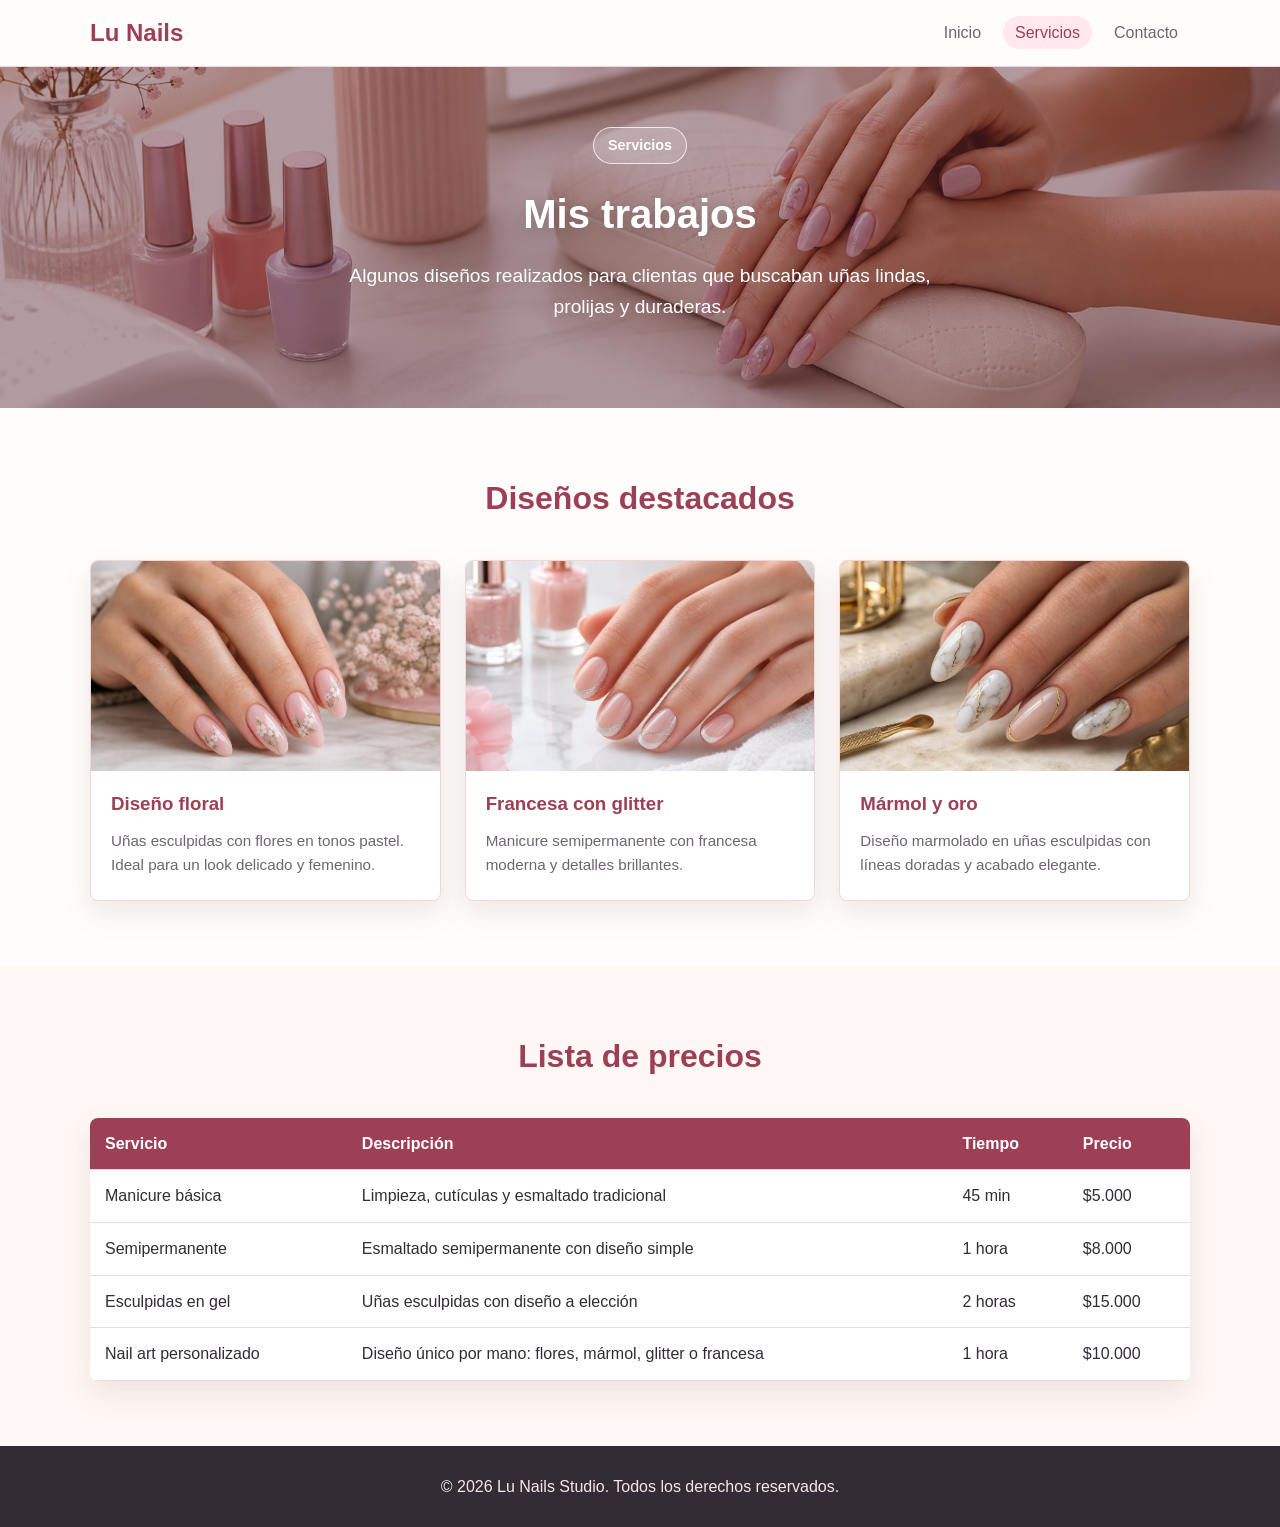
<file: codigo-completo/proyectos.html>
<!DOCTYPE html>
<html lang="es">
<head>
    <meta charset="UTF-8">
    <meta name="viewport" content="width=device-width, initial-scale=1.0">
    <title>Lu Nails Studio - Servicios</title>
    <link rel="stylesheet" href="css/style.css">
</head>
<body>
    <header>
        <div class="contenedor">
            <a href="index.html" class="logo">Lu Nails</a>
            <nav>
                <ul>
                    <li><a href="index.html">Inicio</a></li>
                    <li><a href="proyectos.html" class="activo">Servicios</a></li>
                    <li><a href="contacto.html">Contacto</a></li>
                </ul>
            </nav>
        </div>
    </header>

    <section class="hero hero-pequeno">
        <div class="contenedor hero-contenido">
            <span class="etiqueta">Servicios</span>
            <h1>Mis trabajos</h1>
            <p>Algunos diseños realizados para clientas que buscaban uñas lindas, prolijas y duraderas.</p>
        </div>
    </section>

    <main>
        <section class="seccion">
            <div class="contenedor">
                <h2>Diseños destacados</h2>
                <div class="tres-columnas">
                    <article class="tarjeta-proyecto">
                        <img src="imagenes/diseno-floral.png" alt="Diseño floral de uñas en tonos pastel">
                        <h3>Diseño floral</h3>
                        <p>Uñas esculpidas con flores en tonos pastel. Ideal para un look delicado y femenino.</p>
                    </article>
                    <article class="tarjeta-proyecto">
                        <img src="imagenes/francesa-glitter.png" alt="Manicure francesa con detalles de glitter">
                        <h3>Francesa con glitter</h3>
                        <p>Manicure semipermanente con francesa moderna y detalles brillantes.</p>
                    </article>
                    <article class="tarjeta-proyecto">
                        <img src="imagenes/marmol-oro.png" alt="Diseño marmolado con detalles dorados">
                        <h3>Mármol y oro</h3>
                        <p>Diseño marmolado en uñas esculpidas con líneas doradas y acabado elegante.</p>
                    </article>
                </div>
            </div>
        </section>

        <section class="seccion fondo-claro">
            <div class="contenedor">
                <h2>Lista de precios</h2>
                <div class="tabla-contenedor">
                    <table>
                        <thead>
                            <tr>
                                <th>Servicio</th>
                                <th>Descripción</th>
                                <th>Tiempo</th>
                                <th>Precio</th>
                            </tr>
                        </thead>
                        <tbody>
                            <tr>
                                <td>Manicure básica</td>
                                <td>Limpieza, cutículas y esmaltado tradicional</td>
                                <td>45 min</td>
                                <td>$5.000</td>
                            </tr>
                            <tr>
                                <td>Semipermanente</td>
                                <td>Esmaltado semipermanente con diseño simple</td>
                                <td>1 hora</td>
                                <td>$8.000</td>
                            </tr>
                            <tr>
                                <td>Esculpidas en gel</td>
                                <td>Uñas esculpidas con diseño a elección</td>
                                <td>2 horas</td>
                                <td>$15.000</td>
                            </tr>
                            <tr>
                                <td>Nail art personalizado</td>
                                <td>Diseño único por mano: flores, mármol, glitter o francesa</td>
                                <td>1 hora</td>
                                <td>$10.000</td>
                            </tr>
                        </tbody>
                    </table>
                </div>
            </div>
        </section>
    </main>

    <footer>
        <div class="contenedor">
            <p>&copy; 2026 Lu Nails Studio. Todos los derechos reservados.</p>
        </div>
    </footer>
</body>
</html>
</file>
<file: css/estilos.css>
/* ================================================
   TUTORIAL WEB PARA LU - Estilos principales
   ================================================ */

/* === RESET === */
* {
    margin: 0;
    padding: 0;
    box-sizing: border-box;
}

body {
    font-family: 'Segoe UI', Tahoma, Geneva, Verdana, sans-serif;
    color: #2C3E50;
    line-height: 1.7;
    background: #F7F9FC;
}

.contenedor {
    width: 92%;
    max-width: 900px;
    margin: 0 auto;
}

/* === BARRA DE PROGRESO === */
.barra-progreso {
    background: #fff;
    padding: 12px 0;
    border-bottom: 2px solid #E8ECF1;
    position: sticky;
    top: 0;
    z-index: 100;
}

.barra-progreso .contenedor {
    display: flex;
    justify-content: space-between;
    align-items: center;
    flex-wrap: wrap;
    gap: 8px;
}

.barra-progreso .logo-tuto {
    font-weight: 800;
    color: #FF6B6B;
    font-size: 1.1rem;
    text-decoration: none;
}

.pasos {
    display: flex;
    gap: 6px;
    flex-wrap: wrap;
}

.pasos a {
    display: inline-block;
    padding: 4px 12px;
    border-radius: 20px;
    text-decoration: none;
    font-size: 0.8rem;
    font-weight: 600;
    background: #E8ECF1;
    color: #7F8C9B;
    transition: 0.3s;
}

.pasos a.activo {
    background: #FF6B6B;
    color: #fff;
}

.pasos a:hover:not(.activo) {
    background: #D1D8E0;
}

/* === HERO (página principal) === */
.hero {
    background: linear-gradient(135deg, #FF6B6B, #FF8E53);
    color: #fff;
    text-align: center;
    padding: 80px 20px 60px;
}

.hero h1 {
    font-size: 2.8rem;
    margin-bottom: 15px;
    animation: fadeInDown 0.8s ease;
}

.hero p {
    font-size: 1.2rem;
    max-width: 600px;
    margin: 0 auto 30px;
    opacity: 0.95;
    animation: fadeInUp 0.8s ease 0.2s both;
}

.hero .btn {
    animation: fadeInUp 0.8s ease 0.4s both;
}

/* === BOTONES === */
.btn {
    display: inline-block;
    background: #fff;
    color: #FF6B6B;
    padding: 14px 36px;
    border-radius: 30px;
    text-decoration: none;
    font-weight: 700;
    font-size: 1rem;
    border: none;
    cursor: pointer;
    transition: transform 0.3s, box-shadow 0.3s;
}

.btn:hover {
    transform: translateY(-2px);
    box-shadow: 0 8px 25px rgba(0,0,0,0.15);
}

.btn-secundario {
    background: transparent;
    color: #fff;
    border: 2px solid #fff;
}

.btn-secundario:hover {
    background: rgba(255,255,255,0.15);
}

.btn-block {
    display: block;
    text-align: center;
}

/* === TARJETAS DE TEMAS === */
.temas {
    padding: 60px 0;
}

.temas h2 {
    text-align: center;
    font-size: 2rem;
    margin-bottom: 40px;
    color: #2C3E50;
}

.grid-temas {
    display: grid;
    grid-template-columns: repeat(auto-fit, minmax(200px, 1fr));
    gap: 20px;
}

.tarjeta-tema {
    background: #fff;
    border-radius: 16px;
    padding: 30px 20px;
    text-align: center;
    box-shadow: 0 4px 15px rgba(0,0,0,0.06);
    text-decoration: none;
    color: #2C3E50;
    transition: transform 0.3s, box-shadow 0.3s;
}

.tarjeta-tema:hover {
    transform: translateY(-5px);
    box-shadow: 0 8px 30px rgba(0,0,0,0.1);
}

.tarjeta-tema .icono {
    font-size: 2.5rem;
    margin-bottom: 12px;
}

.tarjeta-tema h3 {
    font-size: 1.1rem;
    margin-bottom: 6px;
}

.tarjeta-tema p {
    font-size: 0.9rem;
    color: #7F8C9B;
}

/* === SECCIONES DE CONTENIDO === */
.seccion {
    padding: 50px 0;
}

.seccion h2 {
    font-size: 1.8rem;
    color: #2C3E50;
    margin-bottom: 8px;
}

.seccion > .contenedor > p.subtitulo {
    color: #7F8C9B;
    margin-bottom: 30px;
    font-size: 1.05rem;
}

.seccion h3 {
    font-size: 1.25rem;
    color: #FF6B6B;
    margin: 30px 0 10px;
}

.seccion h4 {
    font-size: 1.05rem;
    color: #2C3E50;
    margin: 20px 0 8px;
}

.seccion p {
    margin-bottom: 12px;
}

.seccion ul, .seccion ol {
    margin: 10px 0 20px 20px;
}

.seccion li {
    margin-bottom: 6px;
}

/* === CAJAS DE DESTAQUE === */
.destacado {
    background: #FFF3E0;
    border-left: 4px solid #FF8E53;
    padding: 16px 20px;
    border-radius: 8px;
    margin: 20px 0;
}

.destacado.info {
    background: #E3F2FD;
    border-left-color: #42A5F5;
}

.destacado.exito {
    background: #E8F5E9;
    border-left-color: #66BB6A;
}

/* === BLOQUES DE CÓDIGO === */
pre {
    background: #1E1E2E;
    color: #CDD6F4;
    padding: 18px 20px;
    border-radius: 12px;
    overflow-x: auto;
    font-size: 0.88rem;
    line-height: 1.6;
    margin: 15px 0;
    font-family: 'Consolas', 'Courier New', monospace;
}

code {
    font-family: 'Consolas', 'Courier New', monospace;
}

/* === TABLA === */
.tabla-wrapper {
    overflow-x: auto;
    margin: 20px 0;
}

.tabla-wrapper table {
    width: 100%;
    border-collapse: collapse;
    background: #fff;
    border-radius: 10px;
    overflow: hidden;
    box-shadow: 0 2px 10px rgba(0,0,0,0.05);
}

.tabla-wrapper th {
    background: #FF6B6B;
    color: #fff;
    padding: 12px 15px;
    text-align: left;
    font-weight: 700;
}

.tabla-wrapper td {
    padding: 10px 15px;
    border-bottom: 1px solid #E8ECF1;
}

.tabla-wrapper tr:last-child td {
    border-bottom: none;
}

/* === LISTA DE CHECKLIST === */
.checklist {
    list-style: none;
    margin: 0 0 20px 0 !important;
}

.checklist li {
    padding: 10px 15px 10px 40px;
    background: #fff;
    border-radius: 8px;
    margin-bottom: 8px;
    box-shadow: 0 2px 8px rgba(0,0,0,0.04);
    position: relative;
}

.checklist li::before {
    content: "⬜";
    position: absolute;
    left: 12px;
    top: 10px;
}

.checklist li.hecho::before {
    content: "✅";
}

/* === BOTONES DE NAVEGACIÓN ENTRE PÁGINAS === */
.nav-paginas {
    display: flex;
    justify-content: space-between;
    margin-top: 40px;
    padding-top: 25px;
    border-top: 2px solid #E8ECF1;
}

.nav-paginas a {
    text-decoration: none;
    font-weight: 700;
    padding: 10px 22px;
    border-radius: 25px;
    transition: 0.3s;
}

.nav-paginas .anterior {
    color: #7F8C9B;
    background: #E8ECF1;
}

.nav-paginas .anterior:hover {
    background: #D1D8E0;
}

.nav-paginas .siguiente {
    color: #fff;
    background: #FF6B6B;
}

.nav-paginas .siguiente:hover {
    background: #E55555;
}

/* === FOOTER === */
.footer-tuto {
    background: #2C3E50;
    color: #BDC3C7;
    text-align: center;
    padding: 30px 0;
    margin-top: 40px;
}

.footer-tuto p {
    margin: 4px 0;
    font-size: 0.9rem;
}

/* === SCROLL HORIZONTAL PARA CÓDIGO === */
pre code {
    white-space: pre;
}

/* === ANIMACIONES === */
@keyframes fadeInDown {
    from { opacity: 0; transform: translateY(-20px); }
    to { opacity: 1; transform: translateY(0); }
}

@keyframes fadeInUp {
    from { opacity: 0; transform: translateY(20px); }
    to { opacity: 1; transform: translateY(0); }
}

/* ================================================
   RESPONSIVE
   ================================================ */

@media (max-width: 768px) {
    .hero h1 {
        font-size: 2rem;
    }

    .hero p {
        font-size: 1rem;
    }

    .barra-progreso .contenedor {
        flex-direction: column;
        align-items: flex-start;
    }

    .pasos {
        width: 100%;
        justify-content: center;
    }

    .pasos a {
        font-size: 0.72rem;
        padding: 3px 10px;
    }

    .seccion {
        padding: 30px 0;
    }

    .seccion h2 {
        font-size: 1.4rem;
    }

    pre {
        font-size: 0.78rem;
        padding: 12px 14px;
    }

    .grid-temas {
        grid-template-columns: 1fr 1fr;
    }
}

@media (max-width: 480px) {
    .grid-temas {
        grid-template-columns: 1fr;
    }

    .nav-paginas {
        flex-direction: column;
        gap: 10px;
        align-items: stretch;
    }

    .nav-paginas a {
        text-align: center;
    }
}
</file>
<file: codigo-completo/css/style.css>
/* === RESET === */
* {
    margin: 0;
    padding: 0;
    box-sizing: border-box;
}

:root {
    --rosa: #d86f87;
    --rosa-oscuro: #9d4055;
    --coral: #ef9a8a;
    --crema: #fff8f4;
    --lavanda: #8b7ab8;
    --texto: #332c35;
    --gris: #6f6571;
    --borde: #f1d8d8;
    --sombra: 0 12px 30px rgba(117, 65, 78, 0.12);
}

body {
    font-family: "Segoe UI", Tahoma, sans-serif;
    color: var(--texto);
    line-height: 1.6;
    background: #fffdfb;
}

.contenedor {
    width: 90%;
    max-width: 1100px;
    margin: 0 auto;
}

/* === CABECERA === */
header {
    background: rgba(255, 253, 251, 0.96);
    border-bottom: 1px solid var(--borde);
    padding: 14px 0;
    position: sticky;
    top: 0;
    z-index: 10;
}

header .contenedor {
    display: flex;
    justify-content: space-between;
    align-items: center;
    gap: 20px;
}

.logo {
    color: var(--rosa-oscuro);
    font-size: 1.5rem;
    font-weight: 800;
    text-decoration: none;
    letter-spacing: 0;
}

nav ul {
    list-style: none;
    display: flex;
    gap: 10px;
}

nav a {
    color: var(--gris);
    text-decoration: none;
    padding: 8px 12px;
    border-radius: 999px;
    transition: color 0.3s ease, background 0.3s ease;
}

nav a:hover,
nav a.activo {
    color: var(--rosa-oscuro);
    background: #ffe8ee;
}

/* === HERO === */
.hero {
    min-height: 430px;
    display: flex;
    align-items: center;
    color: #fff;
    text-align: center;
    padding: 80px 0;
    background:
        linear-gradient(rgba(88, 38, 50, 0.46), rgba(88, 38, 50, 0.46)),
        url("../imagenes/studio-lu-nails.png") center / cover;
}

.hero-contenido {
    max-width: 720px;
}

.etiqueta {
    display: inline-block;
    color: #fff;
    border: 1px solid rgba(255, 255, 255, 0.75);
    border-radius: 999px;
    padding: 6px 14px;
    margin-bottom: 18px;
    font-weight: 700;
    font-size: 0.9rem;
    background: rgba(255, 255, 255, 0.16);
}

.hero h1 {
    font-size: 3.3rem;
    margin-bottom: 15px;
    text-shadow: 0 3px 18px rgba(0, 0, 0, 0.25);
    animation: fadeIn 0.8s ease;
}

.hero p {
    font-size: 1.2rem;
    max-width: 640px;
    margin: 0 auto 25px;
    animation: fadeIn 0.8s ease 0.2s both;
}

.hero .btn {
    animation: fadeIn 0.8s ease 0.4s both;
}

.hero-pequeno {
    min-height: 280px;
    padding: 60px 0;
}

.hero-pequeno h1 {
    font-size: 2.5rem;
}

/* === BOTONES === */
.btn {
    display: inline-block;
    background: var(--rosa);
    color: #fff;
    padding: 12px 28px;
    border-radius: 999px;
    text-decoration: none;
    font-weight: 800;
    border: none;
    cursor: pointer;
    transition: transform 0.3s ease, box-shadow 0.3s ease, background 0.3s ease;
}

.btn:hover {
    background: var(--rosa-oscuro);
    transform: translateY(-2px);
    box-shadow: 0 10px 22px rgba(157, 64, 85, 0.24);
}

/* === SECCIONES === */
.seccion {
    padding: 65px 0;
}

.fondo-claro {
    background: var(--crema);
}

.seccion h2 {
    text-align: center;
    font-size: 2rem;
    color: var(--rosa-oscuro);
    margin-bottom: 36px;
}

/* === COLUMNAS === */
.dos-columnas {
    display: flex;
    gap: 42px;
    align-items: center;
}

.columna {
    flex: 1;
}

.texto-destacado {
    font-size: 1.06rem;
    color: var(--gris);
}

.texto-destacado p + p {
    margin-top: 16px;
}

.img-perfil {
    width: 100%;
    max-width: 430px;
    aspect-ratio: 4 / 3;
    object-fit: cover;
    border-radius: 8px;
    display: block;
    margin: 0 auto;
    box-shadow: var(--sombra);
}

.tres-columnas {
    display: flex;
    gap: 24px;
    flex-wrap: wrap;
}

/* === TARJETAS === */
.tarjeta,
.tarjeta-proyecto {
    background: #fff;
    border: 1px solid var(--borde);
    border-radius: 8px;
    box-shadow: var(--sombra);
    flex: 1;
    min-width: 250px;
    overflow: hidden;
}

.tarjeta {
    text-align: center;
    opacity: 0;
    animation: fadeIn 0.8s ease forwards;
}

.tarjeta:nth-child(1) { animation-delay: 0s; }
.tarjeta:nth-child(2) { animation-delay: 0.2s; }
.tarjeta:nth-child(3) { animation-delay: 0.4s; }

.tarjeta h3,
.tarjeta-proyecto h3 {
    color: var(--rosa-oscuro);
    margin-bottom: 10px;
}

.tarjeta img {
    width: 100%;
    height: 180px;
    object-fit: cover;
    display: block;
}

.tarjeta h3 {
    padding: 22px 22px 0;
}

.tarjeta p {
    padding: 0 22px 26px;
}

.tarjeta p,
.tarjeta-proyecto p {
    color: var(--gris);
}

.tarjeta-proyecto {
    transition: transform 0.3s ease, box-shadow 0.3s ease;
}

.tarjeta-proyecto:hover {
    transform: translateY(-4px);
    box-shadow: 0 16px 36px rgba(117, 65, 78, 0.16);
}

.tarjeta-proyecto img {
    width: 100%;
    height: 210px;
    object-fit: cover;
    display: block;
}

.tarjeta-proyecto h3 {
    padding: 18px 20px 0;
}

.tarjeta-proyecto p {
    padding: 0 20px 22px;
    font-size: 0.95rem;
}

/* === TABLA === */
.tabla-contenedor {
    overflow-x: auto;
    border-radius: 8px;
    box-shadow: var(--sombra);
}

table {
    width: 100%;
    min-width: 680px;
    border-collapse: collapse;
    background: #fff;
}

thead {
    background: var(--rosa-oscuro);
    color: #fff;
}

th,
td {
    padding: 13px 15px;
    text-align: left;
    border-bottom: 1px solid var(--borde);
}

tbody tr {
    transition: background 0.3s ease;
}

tbody tr:hover {
    background: #fff1f4;
}

/* === FORMULARIO === */
.contenedor-formulario {
    max-width: 760px;
}

form {
    background: #fff;
    border: 1px solid var(--borde);
    border-radius: 8px;
    padding: 28px;
    box-shadow: var(--sombra);
}

form label {
    display: block;
    margin-top: 18px;
    margin-bottom: 6px;
    font-weight: 800;
    color: var(--rosa-oscuro);
}

form label:first-child {
    margin-top: 0;
}

form input,
form select,
form textarea {
    width: 100%;
    padding: 12px;
    border: 2px solid #f0dede;
    border-radius: 8px;
    font-size: 1rem;
    font-family: inherit;
    color: var(--texto);
    background: #fffdfb;
    transition: border-color 0.3s ease, box-shadow 0.3s ease;
}

form input:focus,
form select:focus,
form textarea:focus {
    border-color: var(--rosa);
    box-shadow: 0 0 0 4px rgba(216, 111, 135, 0.14);
    outline: none;
}

form .btn {
    margin-top: 22px;
}

/* === FOOTER === */
footer {
    background: var(--texto);
    color: #f7e8e7;
    text-align: center;
    padding: 28px 0;
}

/* === BOTON WHATSAPP === */
.btn-whatsapp {
    position: fixed;
    right: 22px;
    bottom: 22px;
    z-index: 20;
    display: inline-flex;
    align-items: center;
    justify-content: center;
    width: 56px;
    height: 56px;
    background: #25d366;
    color: #fff;
    border-radius: 50%;
    text-decoration: none;
    box-shadow: 0 12px 26px rgba(37, 211, 102, 0.32);
    transition: transform 0.3s ease, box-shadow 0.3s ease, background 0.3s ease;
}

.btn-whatsapp svg {
    width: 30px;
    height: 30px;
    fill: currentColor;
}

.btn-whatsapp:hover {
    background: #1ebe5d;
    transform: translateY(-3px);
    box-shadow: 0 16px 32px rgba(37, 211, 102, 0.4);
}

/* === ANIMACION === */
@keyframes fadeIn {
    from {
        opacity: 0;
        transform: translateY(18px);
    }

    to {
        opacity: 1;
        transform: translateY(0);
    }
}

/* ============================================
   RESPONSIVE (celulares y tablets)
   ============================================ */
@media (max-width: 768px) {
    header {
        position: static;
    }

    header .contenedor {
        flex-direction: column;
    }

    nav ul {
        flex-wrap: wrap;
        justify-content: center;
    }

    .hero {
        min-height: 360px;
        padding: 55px 0;
    }

    .hero h1 {
        font-size: 2.2rem;
    }

    .hero p {
        font-size: 1rem;
    }

    .dos-columnas,
    .tres-columnas {
        flex-direction: column;
    }

    .tarjeta,
    .tarjeta-proyecto {
        min-width: 100%;
    }

    form {
        padding: 22px;
    }

    .btn-whatsapp {
        right: 14px;
        bottom: 14px;
        width: 52px;
        height: 52px;
    }
}
</file>
